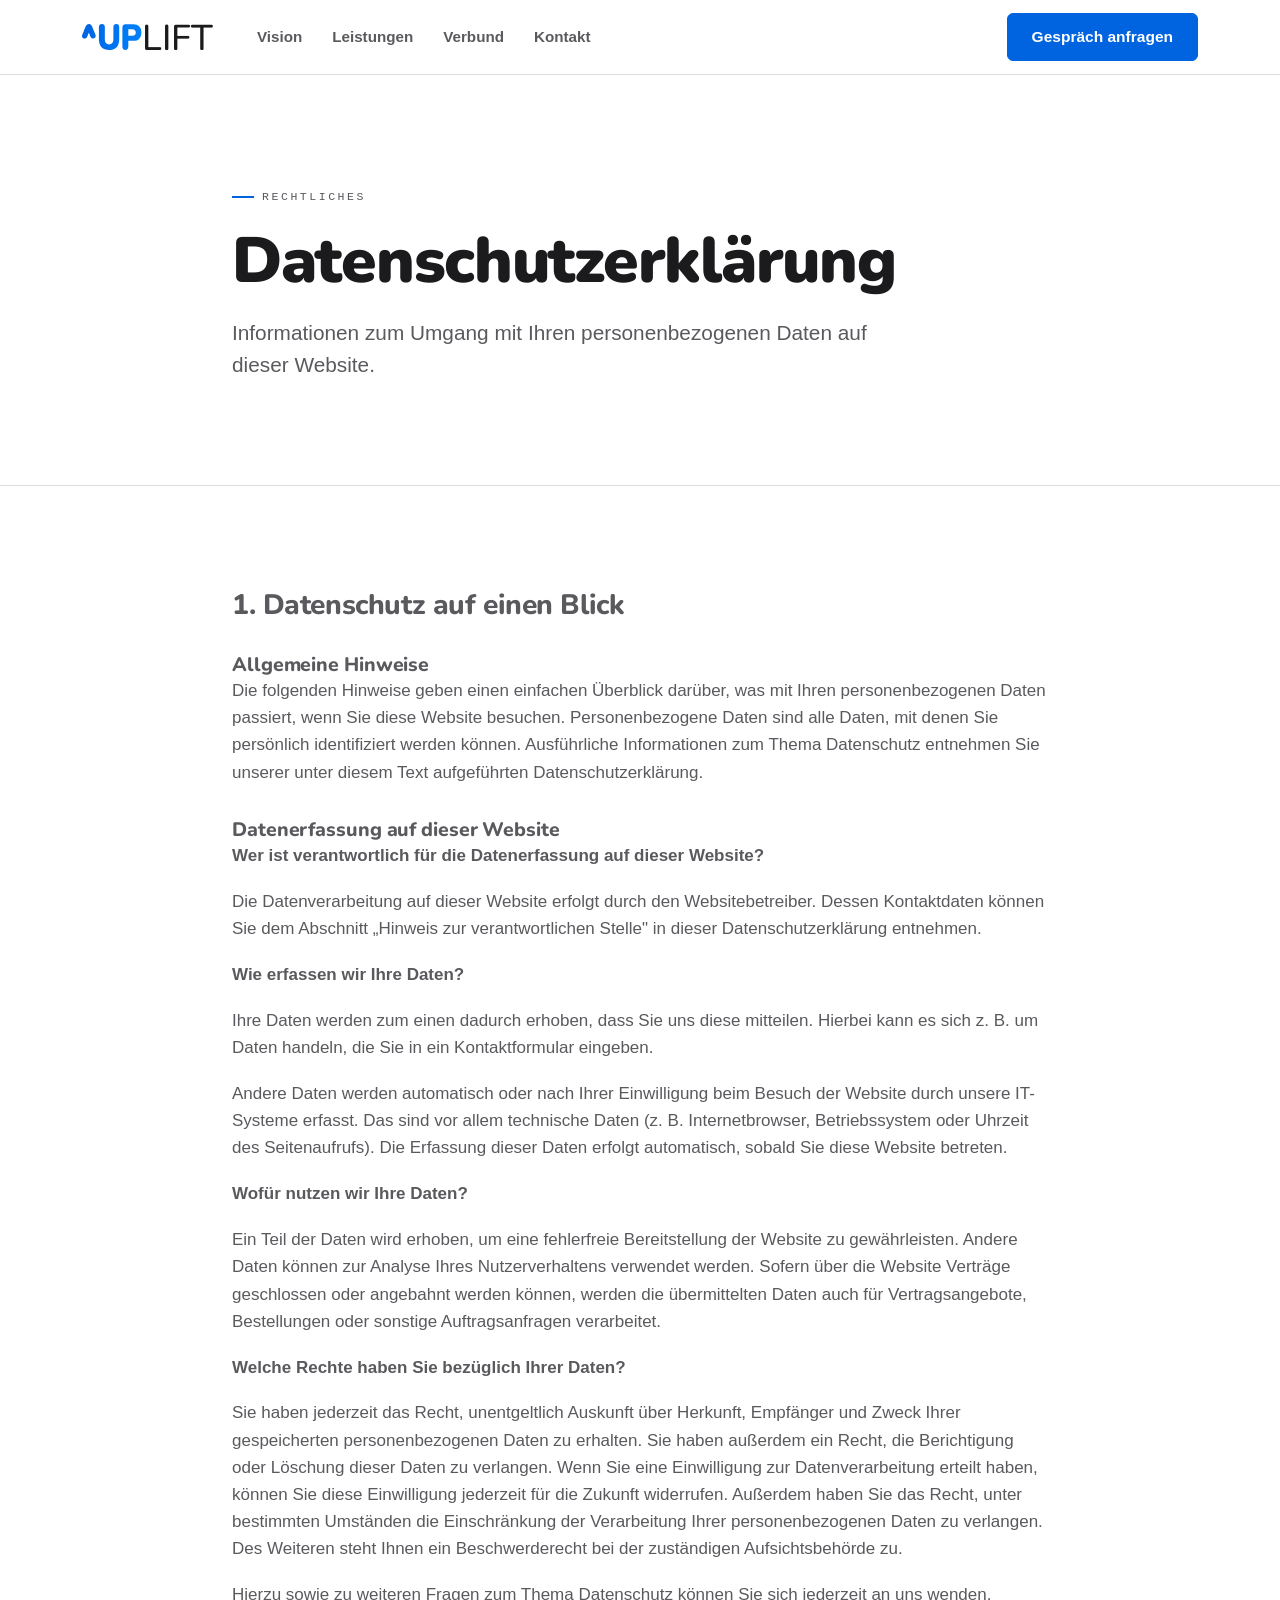
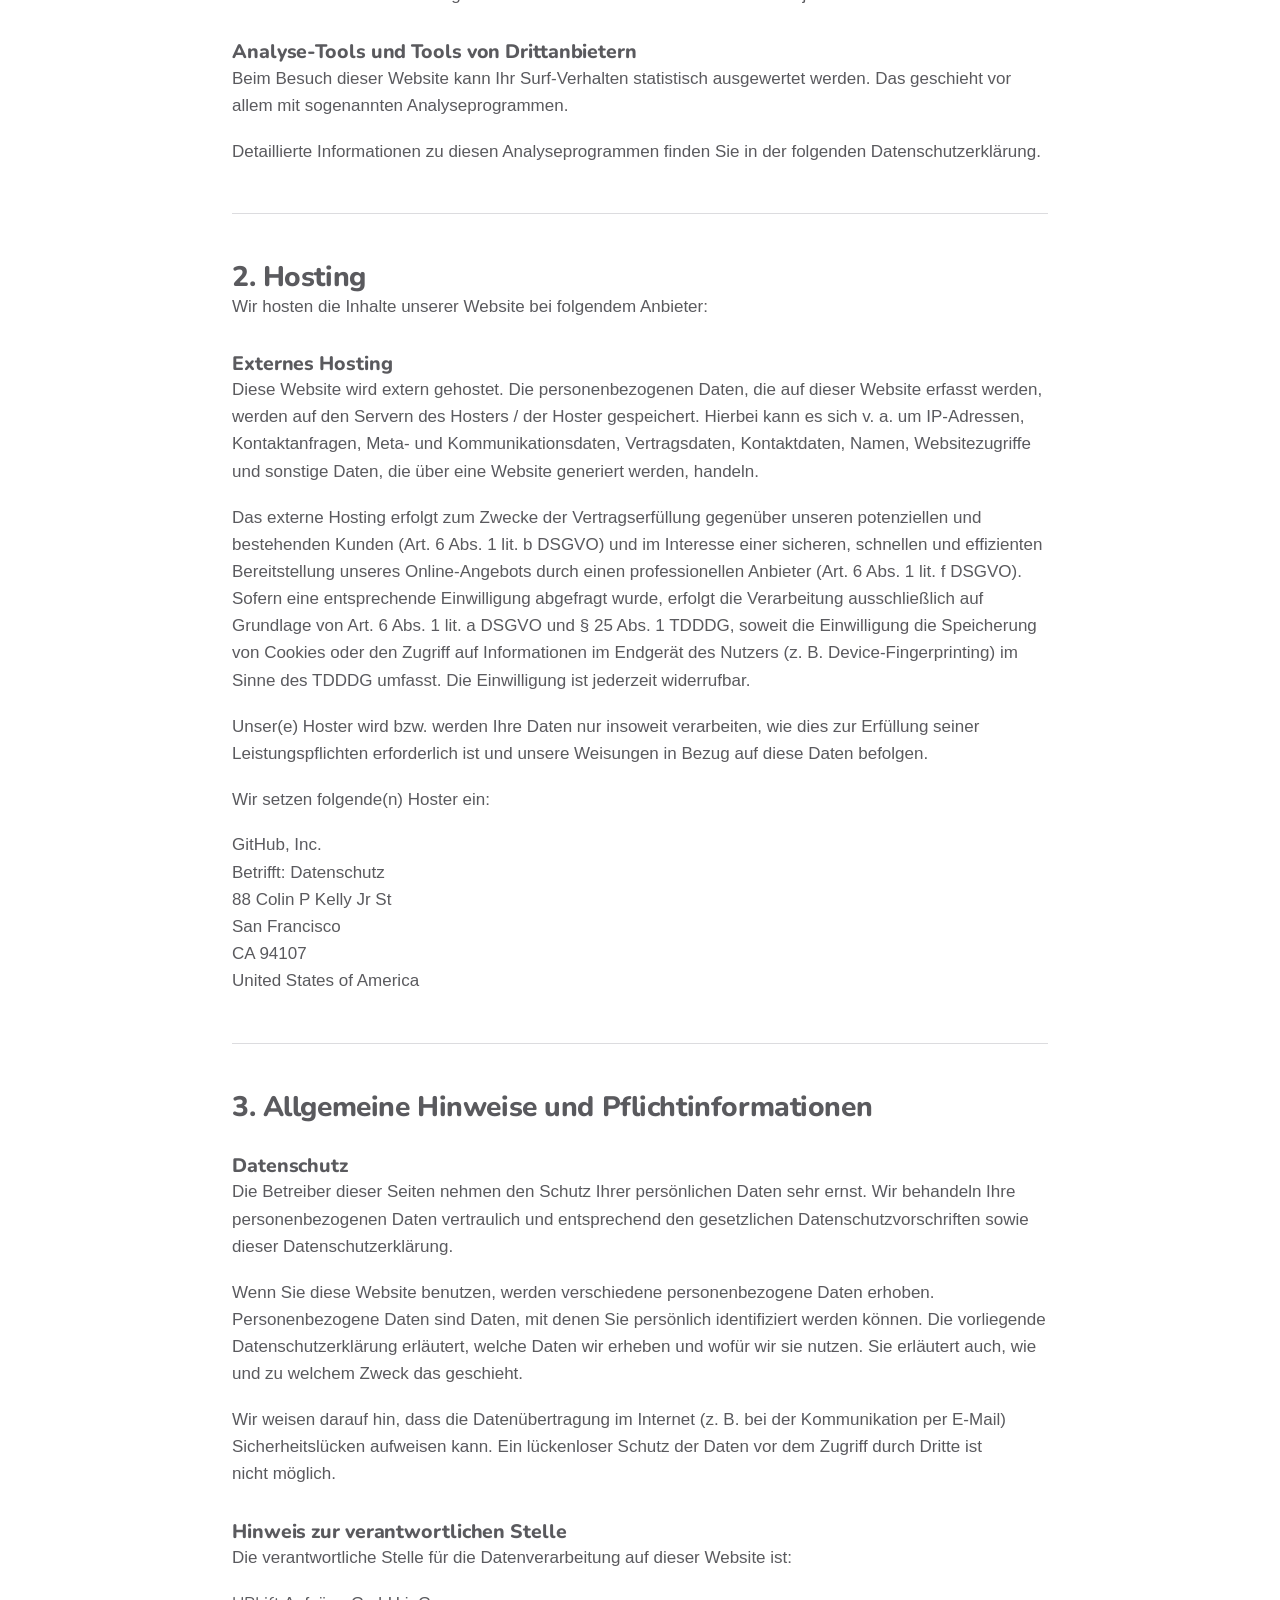
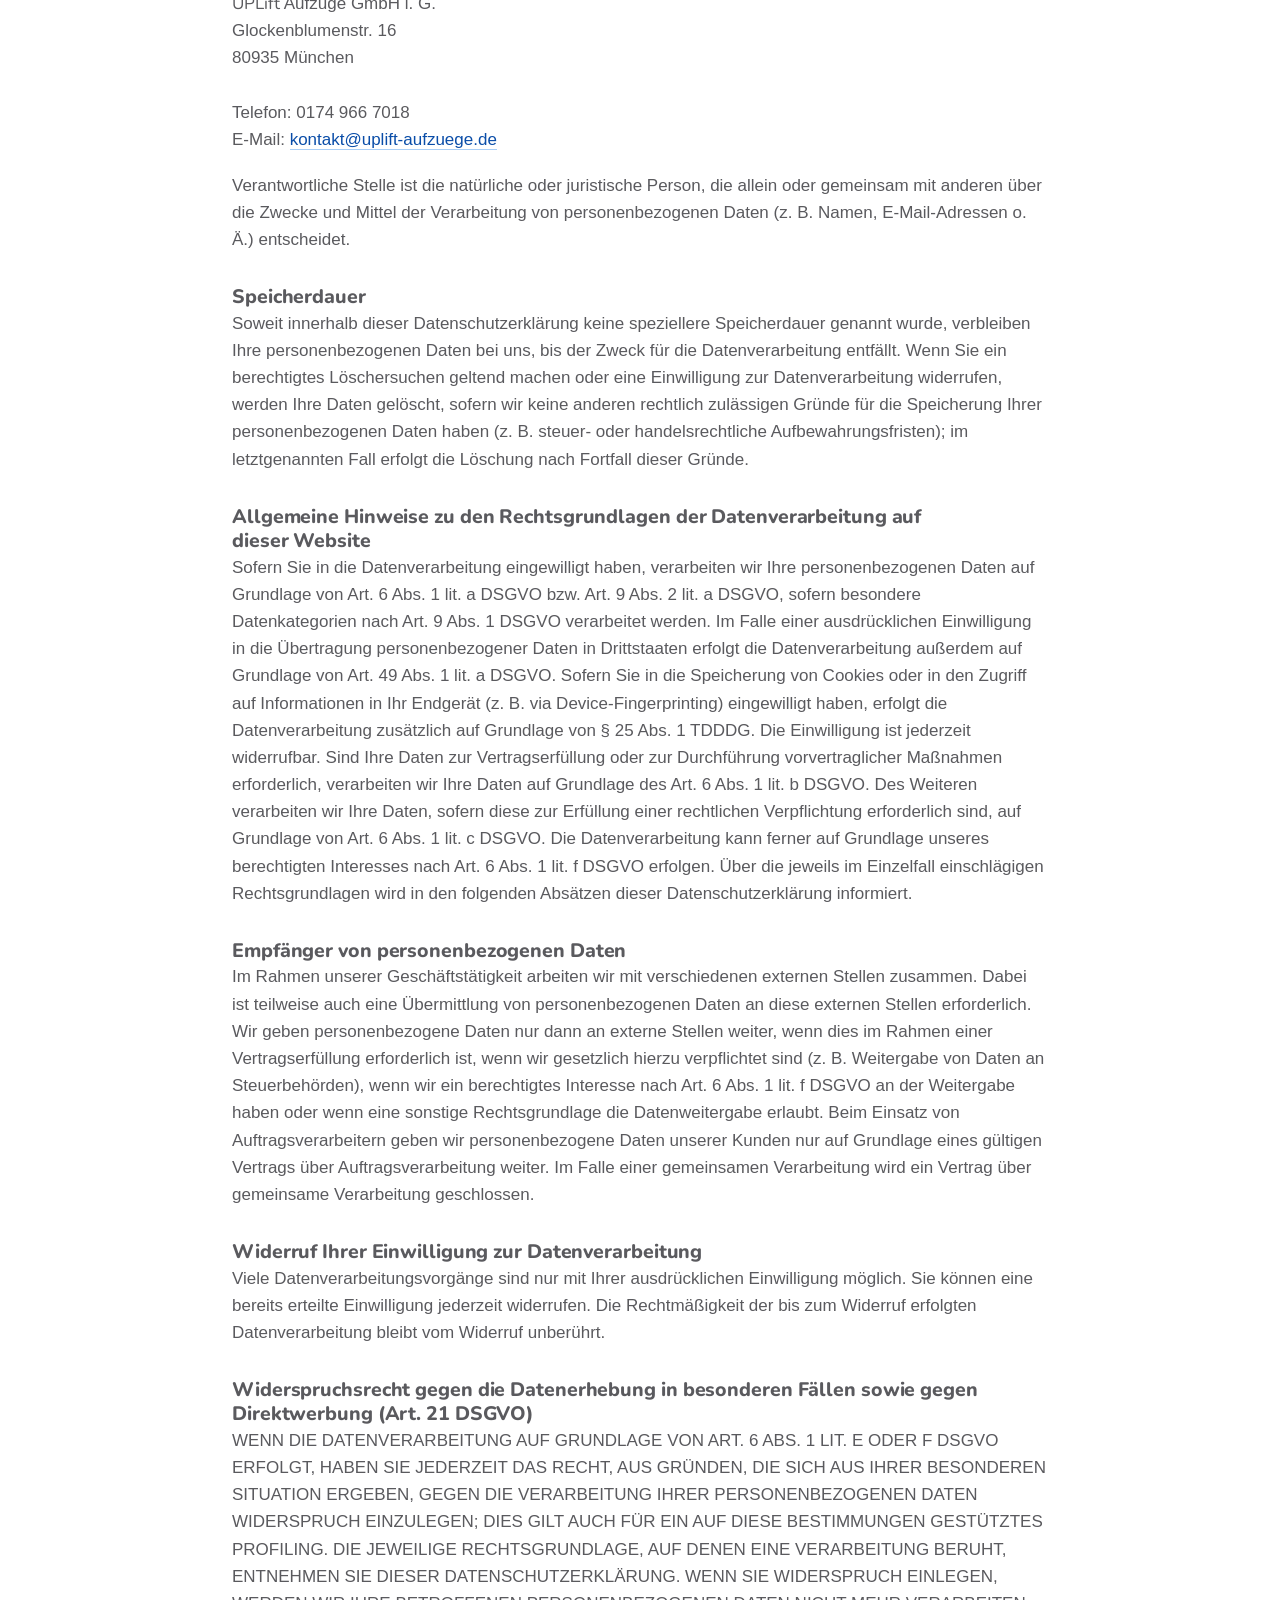
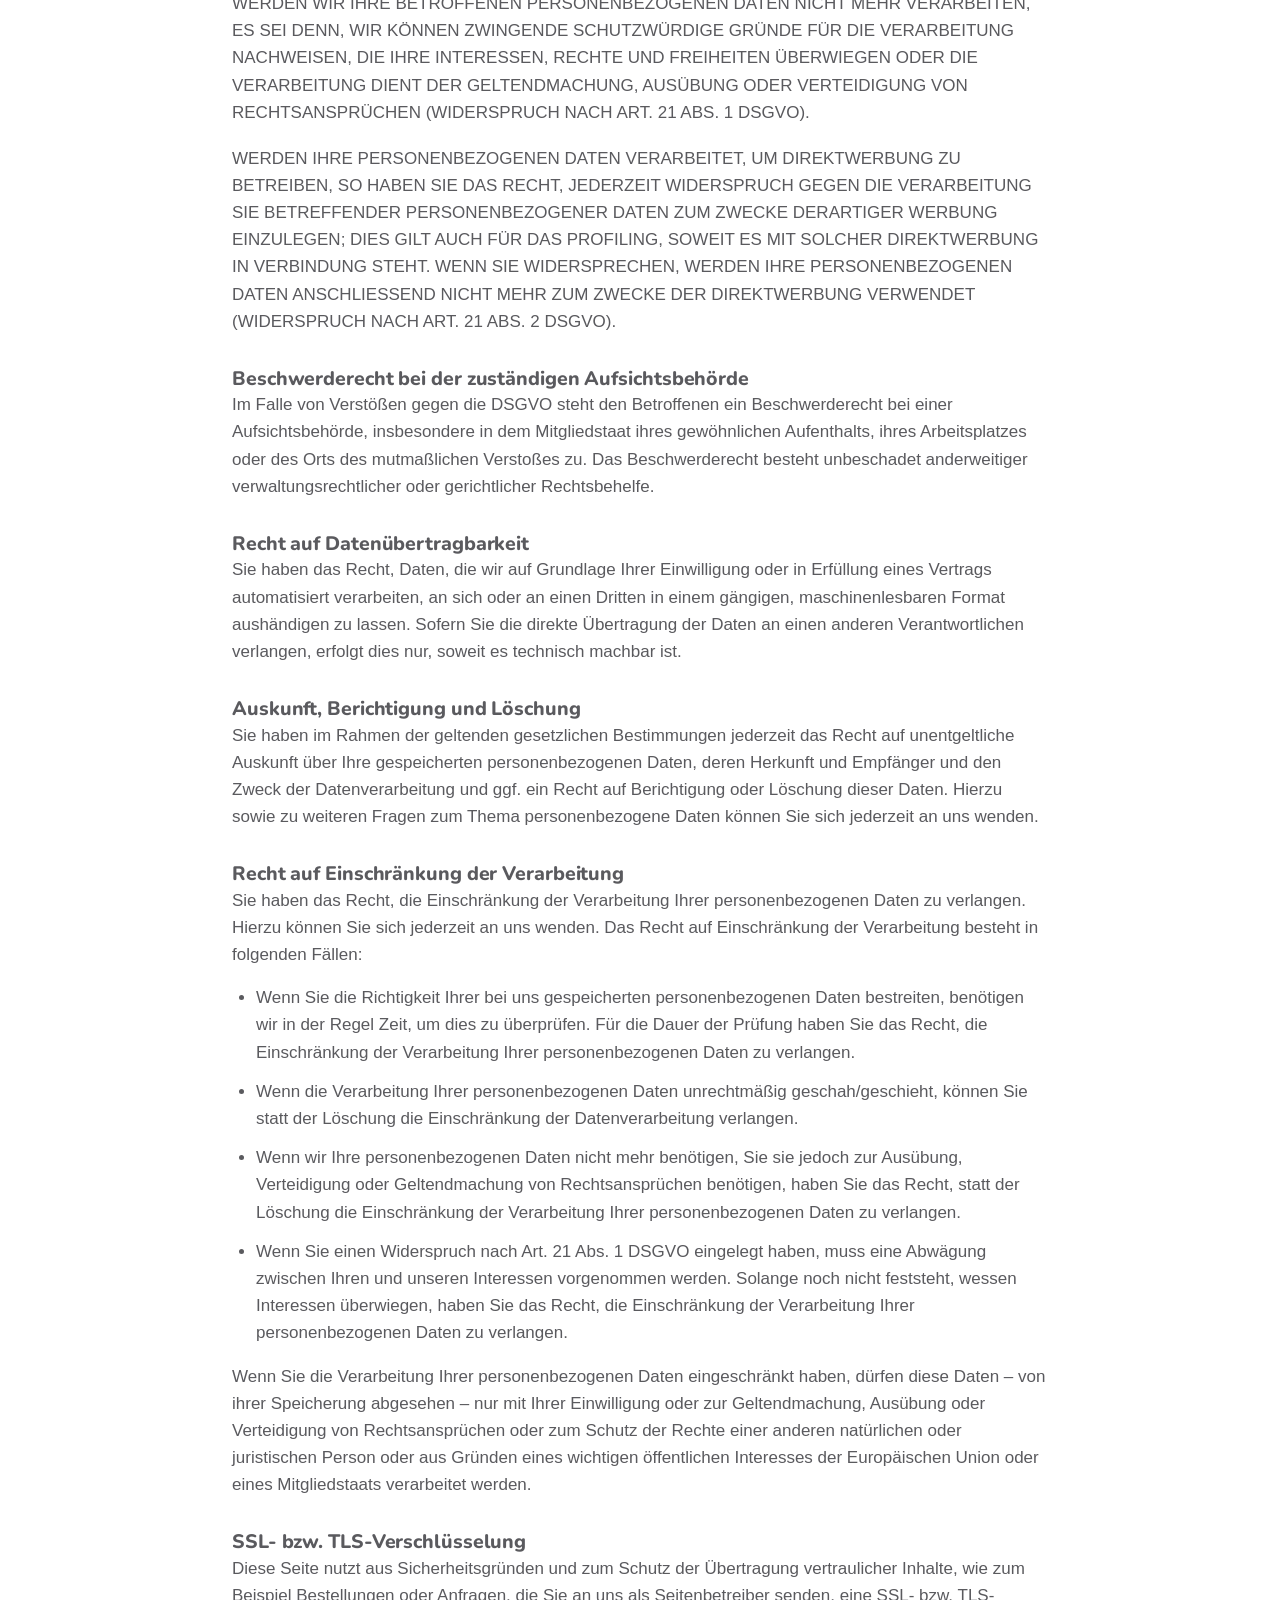
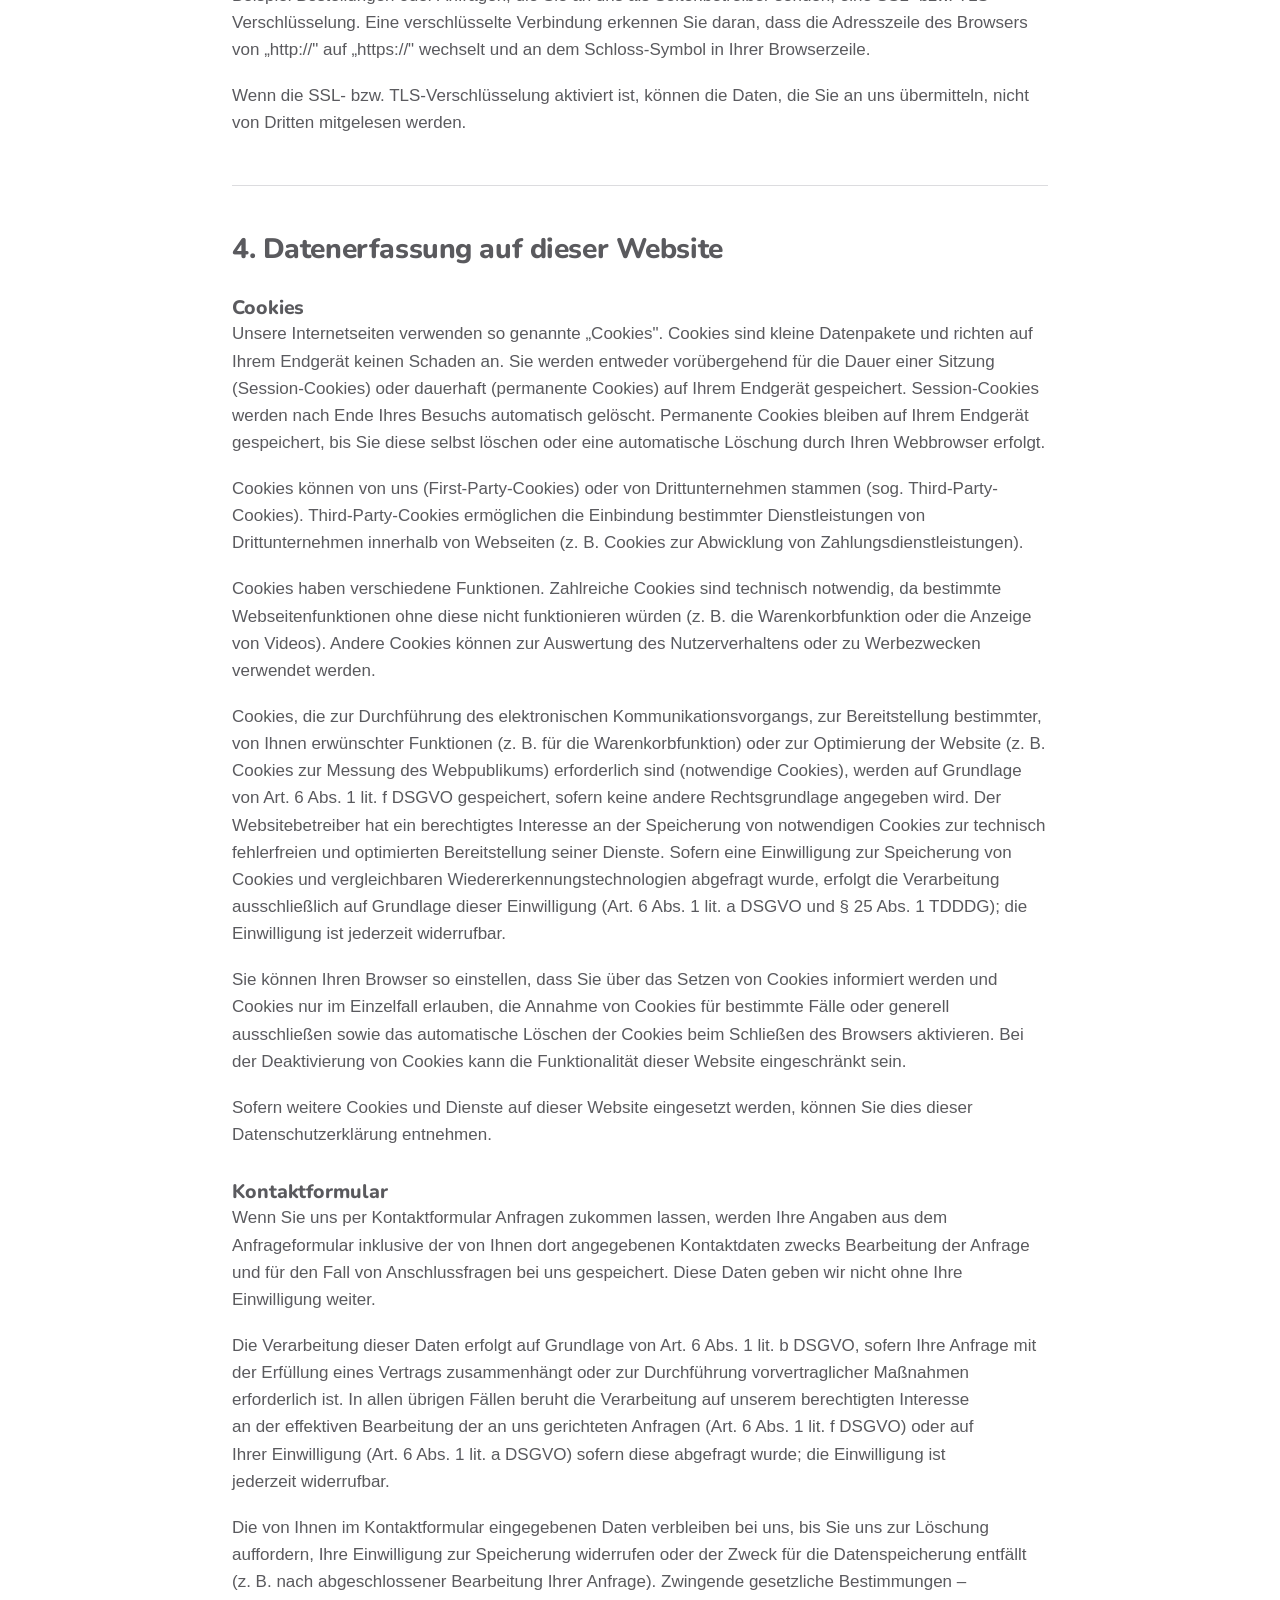
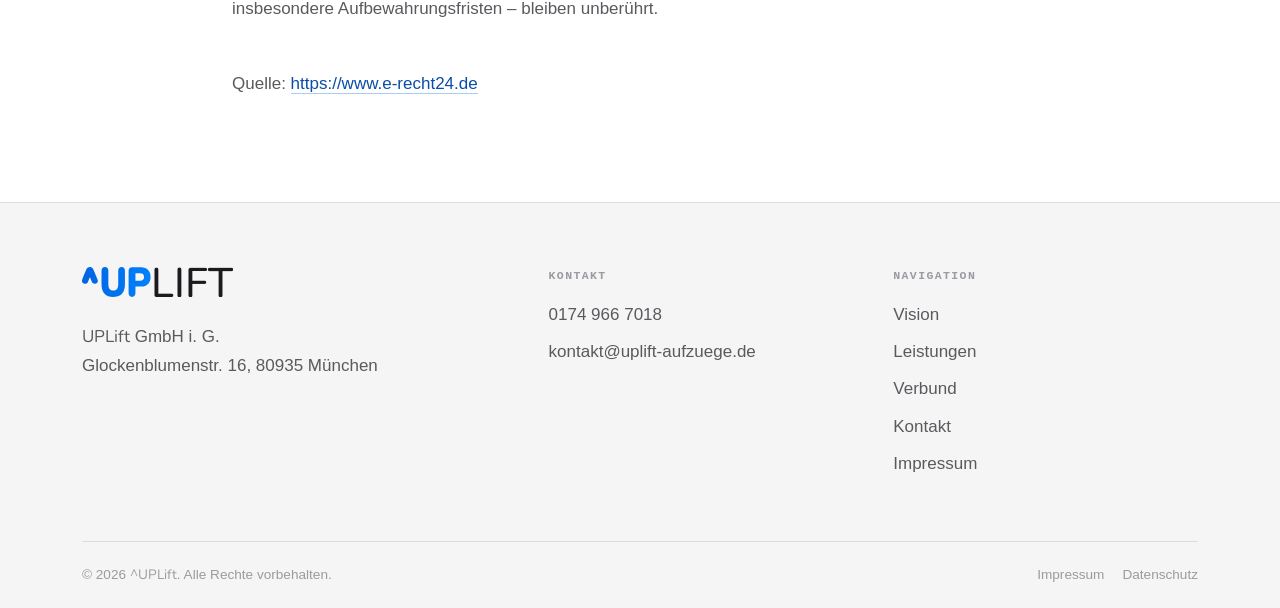
<file: datenschutz.html>
<!DOCTYPE html>
<html lang="de">
<head>
  <meta charset="UTF-8" />
  <meta name="viewport" content="width=device-width, initial-scale=1.0" />
  <title>^UPLift Aufzüge · Datenschutz</title>
  <link rel="icon" href="assets/uplift_caret.svg" />
  <link rel="preconnect" href="https://fonts.googleapis.com" />
  <link rel="preconnect" href="https://fonts.gstatic.com" crossorigin />
  <link href="https://fonts.googleapis.com/css2?family=Nunito:wght@500;800;900&display=swap" rel="stylesheet" />
  <link rel="stylesheet" href="styles.css" />
  <script defer src="https://cloud.umami.is/script.js" data-website-id="cd0d0a12-05e2-49c4-9412-12efa14e5639"></script>
</head>
<body>

  <!-- ============ NAVIGATION ============ -->
  <header class="nav">
    <div class="container nav__inner">
      <a href="index.html" class="wm wm--logo" aria-label="UPLIFT, zur Startseite"><svg class="logo" aria-hidden="true" viewBox="0 0 1903 378" version="1.1" xmlns="http://www.w3.org/2000/svg" xmlns:xlink="http://www.w3.org/1999/xlink" xml:space="preserve" xmlns:serif="http://www.serif.com/" style="fill-rule:evenodd;clip-rule:evenodd;stroke-linejoin:round;stroke-miterlimit:2;"><g><g transform="matrix(2.44366,0,0,2.44366,-399.487076,-1274.479056)"><g transform="matrix(0.9,0,0,1,25.276942,0)"><text x="252.769px" y="673.725px" style="font-family:&#39;Nunito-Black&#39;, &#39;Nunito&#39;;font-weight:900;font-size:213.137px;fill:none;">U<tspan x="406.867px " y="673.725px ">P</tspan></text></g><g transform="matrix(213.136574,0,0,213.136574,941.221873,673.724665)"></g><text x="521.13px" y="673.725px" style="font-family:&#39;Nunito-Medium&#39;, &#39;Nunito&#39;;font-weight:500;font-size:213.137px;fill:#1b1b1d;">LIF<tspan x="811.848px " y="673.725px ">T</tspan></text></g><g><path d="M394.445,377.604c-24.062,0 -45.312,-3.385 -63.75,-10.156c-18.438,-6.771 -33.984,-16.927 -46.641,-30.469c-12.656,-13.542 -22.188,-30.469 -28.594,-50.781c-6.406,-20.312 -9.609,-43.837 -9.609,-70.573l0,-167.188c0,-15.972 3.75,-28.038 11.25,-36.198c7.5,-8.16 18.125,-12.24 31.875,-12.24c14.062,0 24.766,4.08 32.109,12.24c7.344,8.16 11.016,20.226 11.016,36.198l0,168.229c0,26.736 5.313,46.875 15.938,60.417c10.625,13.542 26.094,20.312 46.406,20.312c20,0 35.313,-6.771 45.937,-20.312c10.625,-13.542 15.938,-33.681 15.938,-60.417l0,-168.229c0,-15.972 3.672,-28.038 11.016,-36.198c7.344,-8.16 17.891,-12.24 31.641,-12.24c13.75,0 24.219,4.08 31.406,12.24c7.188,8.16 10.781,20.226 10.781,36.198l0,167.188c0,35.764 -5.547,65.712 -16.641,89.844c-11.094,24.132 -27.578,42.188 -49.453,54.167c-21.875,11.979 -48.75,17.969 -80.625,17.969Zm235.781,-1.042c-13.75,0 -24.375,-4.253 -31.875,-12.76c-7.5,-8.507 -11.25,-20.399 -11.25,-35.677l0,-275c0,-15.625 3.828,-27.604 11.484,-35.938c7.656,-8.333 18.359,-12.5 32.109,-12.5l115.312,0c37.5,0 66.484,10.677 86.953,32.031c20.469,21.354 30.703,50.781 30.703,88.281c0,37.5 -10.234,66.927 -30.703,88.281c-20.469,21.354 -49.453,32.031 -86.953,32.031l-72.656,0l0,82.812c0,15.278 -3.594,27.17 -10.781,35.677c-7.187,8.507 -17.969,12.76 -32.344,12.76Zm43.125,-204.688l57.656,0c16.25,0 28.75,-3.906 37.5,-11.719c8.75,-7.812 13.125,-19.531 13.125,-35.156c0,-15.972 -4.375,-27.778 -13.125,-35.417c-8.75,-7.639 -21.25,-11.458 -37.5,-11.458l-57.656,0l0,93.75Zm-572.653,-43.371c-2.267,0.053 -2.198,0.421 -2.829,2.538c-0.016,0.055 -18.653,47.927 -24.994,60.489c-17.442,34.555 -93.134,24.766 -67.702,-38.862c48.012,-120.124 49.693,-122.788 55.829,-132.518c10.716,-16.991 54.582,-38.331 81.534,7.1c0.775,1.306 52.818,128.363 53.937,131.321c17.487,46.225 -36.156,65.077 -60.492,44.46c-5.033,-4.264 -11.046,-9.358 -35.283,-74.527Z" style="fill:url(#_Linear1);fill-rule:nonzero;"></path></g></g><defs><linearGradient id="_Linear1" x1="0" y1="0" x2="1" y2="0" gradientUnits="userSpaceOnUse" gradientTransform="matrix(863.664222,0,0,377.604167,0,188.802083)"><stop offset="0" style="stop-color:#0064e1;stop-opacity:1"></stop><stop offset="1" style="stop-color:#0081fb;stop-opacity:1"></stop></linearGradient></defs></svg></a>
      <nav class="nav__links">
        <a href="index.html#vision">Vision</a>
        <a href="index.html#leistungen">Leistungen</a>
        <a href="index.html#verbund">Verbund</a>
        <a href="gespraech.html">Kontakt</a>
      </nav>
      <div class="nav__cta">
        <a href="gespraech.html" class="btn">Gespräch anfragen</a>
      </div>
      <button class="nav__toggle" aria-label="Menü öffnen" aria-expanded="false">
        <span></span><span></span><span></span>
      </button>
    </div>
  </header>

  <main data-screen-label="Datenschutzerklärung">

    <!-- ============ HEADER ============ -->
    <section class="section" data-screen-label="Header">
      <div class="container" style="max-width: 880px;">
        <p class="eyebrow"><span class="caret-mark">^</span> Rechtliches</p>
        <h1 class="h1">Datenschutz&shy;erklärung</h1>
        <p class="lead" style="margin-top:22px; max-width: 640px;">Informationen zum Umgang mit Ihren personenbezogenen Daten auf dieser Website.</p>
      </div>
    </section>

    <hr class="divider" />

    <!-- ============ INHALT ============ -->
    <section class="section" data-screen-label="Datenschutz Inhalt">
      <div class="container" style="max-width: 880px;">
        <div class="prose">

          <!-- 1 -->
          <h2 class="h2" style="font-size: clamp(1.4rem, 2.2vw, 1.9rem);">1. Datenschutz auf einen Blick</h2>

          <h3 class="h3" style="margin-top: 32px;">Allgemeine Hinweise</h3>
          <p>Die folgenden Hinweise geben einen einfachen Überblick darüber, was mit Ihren personenbezogenen Daten passiert, wenn Sie diese Website besuchen. Personenbezogene Daten sind alle Daten, mit denen Sie persönlich identifiziert werden können. Ausführliche Informationen zum Thema Datenschutz entnehmen Sie unserer unter diesem Text aufgeführten Datenschutzerklärung.</p>

          <h3 class="h3" style="margin-top: 32px;">Datenerfassung auf dieser Website</h3>

          <p><strong>Wer ist verantwortlich für die Datenerfassung auf dieser Website?</strong></p>
          <p>Die Datenverarbeitung auf dieser Website erfolgt durch den Websitebetreiber. Dessen Kontaktdaten können Sie dem Abschnitt „Hinweis zur verantwortlichen Stelle" in dieser Datenschutzerklärung entnehmen.</p>

          <p><strong>Wie erfassen wir Ihre Daten?</strong></p>
          <p>Ihre Daten werden zum einen dadurch erhoben, dass Sie uns diese mitteilen. Hierbei kann es sich z. B. um Daten handeln, die Sie in ein Kontaktformular eingeben.</p>
          <p>Andere Daten werden automatisch oder nach Ihrer Einwilligung beim Besuch der Website durch unsere IT-Systeme erfasst. Das sind vor allem technische Daten (z. B. Internetbrowser, Betriebssystem oder Uhrzeit des Seitenaufrufs). Die Erfassung dieser Daten erfolgt automatisch, sobald Sie diese Website betreten.</p>

          <p><strong>Wofür nutzen wir Ihre Daten?</strong></p>
          <p>Ein Teil der Daten wird erhoben, um eine fehlerfreie Bereitstellung der Website zu gewährleisten. Andere Daten können zur Analyse Ihres Nutzerverhaltens verwendet werden. Sofern über die Website Verträge geschlossen oder angebahnt werden können, werden die übermittelten Daten auch für Vertragsangebote, Bestellungen oder sonstige Auftragsanfragen verarbeitet.</p>

          <p><strong>Welche Rechte haben Sie bezüglich Ihrer Daten?</strong></p>
          <p>Sie haben jederzeit das Recht, unentgeltlich Auskunft über Herkunft, Empfänger und Zweck Ihrer gespeicherten personenbezogenen Daten zu erhalten. Sie haben außerdem ein Recht, die Berichtigung oder Löschung dieser Daten zu verlangen. Wenn Sie eine Einwilligung zur Datenverarbeitung erteilt haben, können Sie diese Einwilligung jederzeit für die Zukunft widerrufen. Außerdem haben Sie das Recht, unter bestimmten Umständen die Einschränkung der Verarbeitung Ihrer personenbezogenen Daten zu verlangen. Des Weiteren steht Ihnen ein Beschwerderecht bei der zuständigen Aufsichtsbehörde zu.</p>
          <p>Hierzu sowie zu weiteren Fragen zum Thema Datenschutz können Sie sich jederzeit an uns wenden.</p>

          <h3 class="h3" style="margin-top: 32px;">Analyse-Tools und Tools von Drittanbietern</h3>
          <p>Beim Besuch dieser Website kann Ihr Surf-Verhalten statistisch ausgewertet werden. Das geschieht vor allem mit sogenannten Analyseprogrammen.</p>
          <p>Detaillierte Informationen zu diesen Analyseprogrammen finden Sie in der folgenden Datenschutzerklärung.</p>

          <hr class="divider" style="margin: 48px 0;" />

          <!-- 2 -->
          <h2 class="h2" style="font-size: clamp(1.4rem, 2.2vw, 1.9rem);">2. Hosting</h2>
          <p>Wir hosten die Inhalte unserer Website bei folgendem Anbieter:</p>

          <h3 class="h3" style="margin-top: 32px;">Externes Hosting</h3>
          <p>Diese Website wird extern gehostet. Die personenbezogenen Daten, die auf dieser Website erfasst werden, werden auf den Servern des Hosters / der Hoster gespeichert. Hierbei kann es sich v. a. um IP-Adressen, Kontaktanfragen, Meta- und Kommunikationsdaten, Vertragsdaten, Kontaktdaten, Namen, Websitezugriffe und sonstige Daten, die über eine Website generiert werden, handeln.</p>
          <p>Das externe Hosting erfolgt zum Zwecke der Vertragserfüllung gegenüber unseren potenziellen und bestehenden Kunden (Art. 6 Abs. 1 lit. b DSGVO) und im Interesse einer sicheren, schnellen und effizienten Bereitstellung unseres Online-Angebots durch einen professionellen Anbieter (Art. 6 Abs. 1 lit. f DSGVO). Sofern eine entsprechende Einwilligung abgefragt wurde, erfolgt die Verarbeitung ausschließlich auf Grundlage von Art. 6 Abs. 1 lit. a DSGVO und § 25 Abs. 1 TDDDG, soweit die Einwilligung die Speicherung von Cookies oder den Zugriff auf Informationen im Endgerät des Nutzers (z. B. Device-Fingerprinting) im Sinne des TDDDG umfasst. Die Einwilligung ist jederzeit widerrufbar.</p>
          <p>Unser(e) Hoster wird bzw. werden Ihre Daten nur insoweit verarbeiten, wie dies zur Erfüllung seiner Leistungspflichten erforderlich ist und unsere Weisungen in Bezug auf diese Daten befolgen.</p>
          <p>Wir setzen folgende(n) Hoster ein:</p>
          <p>
            GitHub, Inc.<br />
            Betrifft: Datenschutz<br />
            88 Colin P Kelly Jr St<br />
            San Francisco<br />
            CA 94107<br />
            United States of America
          </p>

          <hr class="divider" style="margin: 48px 0;" />

          <!-- 3 -->
          <h2 class="h2" style="font-size: clamp(1.4rem, 2.2vw, 1.9rem);">3. Allgemeine Hinweise und Pflichtinformationen</h2>

          <h3 class="h3" style="margin-top: 32px;">Datenschutz</h3>
          <p>Die Betreiber dieser Seiten nehmen den Schutz Ihrer persönlichen Daten sehr ernst. Wir behandeln Ihre personenbezogenen Daten vertraulich und entsprechend den gesetzlichen Datenschutzvorschriften sowie dieser Datenschutzerklärung.</p>
          <p>Wenn Sie diese Website benutzen, werden verschiedene personenbezogene Daten erhoben. Personenbezogene Daten sind Daten, mit denen Sie persönlich identifiziert werden können. Die vorliegende Datenschutzerklärung erläutert, welche Daten wir erheben und wofür wir sie nutzen. Sie erläutert auch, wie und zu welchem Zweck das geschieht.</p>
          <p>Wir weisen darauf hin, dass die Datenübertragung im Internet (z. B. bei der Kommunikation per E-Mail) Sicherheitslücken aufweisen kann. Ein lückenloser Schutz der Daten vor dem Zugriff durch Dritte ist nicht möglich.</p>

          <h3 class="h3" style="margin-top: 32px;">Hinweis zur verantwortlichen Stelle</h3>
          <p>Die verantwortliche Stelle für die Datenverarbeitung auf dieser Website ist:</p>
          <p>
            <span class="brand"><span class="brand-up">UP</span>Lift</span> Aufzüge GmbH i. G.<br />
            Glockenblumenstr. 16<br />
            80935 München<br />
            <br />
            Telefon: 0174 966 7018<br />
            E-Mail: <a href="mailto:kontakt@uplift-aufzuege.de">kontakt@uplift-aufzuege.de</a>
          </p>
          <p>Verantwortliche Stelle ist die natürliche oder juristische Person, die allein oder gemeinsam mit anderen über die Zwecke und Mittel der Verarbeitung von personenbezogenen Daten (z. B. Namen, E-Mail-Adressen o. Ä.) entscheidet.</p>

          <h3 class="h3" style="margin-top: 32px;">Speicherdauer</h3>
          <p>Soweit innerhalb dieser Datenschutzerklärung keine speziellere Speicherdauer genannt wurde, verbleiben Ihre personenbezogenen Daten bei uns, bis der Zweck für die Datenverarbeitung entfällt. Wenn Sie ein berechtigtes Löschersuchen geltend machen oder eine Einwilligung zur Datenverarbeitung widerrufen, werden Ihre Daten gelöscht, sofern wir keine anderen rechtlich zulässigen Gründe für die Speicherung Ihrer personenbezogenen Daten haben (z. B. steuer- oder handelsrechtliche Aufbewahrungsfristen); im letztgenannten Fall erfolgt die Löschung nach Fortfall dieser Gründe.</p>

          <h3 class="h3" style="margin-top: 32px;">Allgemeine Hinweise zu den Rechtsgrundlagen der Datenverarbeitung auf dieser Website</h3>
          <p>Sofern Sie in die Datenverarbeitung eingewilligt haben, verarbeiten wir Ihre personenbezogenen Daten auf Grundlage von Art. 6 Abs. 1 lit. a DSGVO bzw. Art. 9 Abs. 2 lit. a DSGVO, sofern besondere Datenkategorien nach Art. 9 Abs. 1 DSGVO verarbeitet werden. Im Falle einer ausdrücklichen Einwilligung in die Übertragung personenbezogener Daten in Drittstaaten erfolgt die Datenverarbeitung außerdem auf Grundlage von Art. 49 Abs. 1 lit. a DSGVO. Sofern Sie in die Speicherung von Cookies oder in den Zugriff auf Informationen in Ihr Endgerät (z. B. via Device-Fingerprinting) eingewilligt haben, erfolgt die Datenverarbeitung zusätzlich auf Grundlage von § 25 Abs. 1 TDDDG. Die Einwilligung ist jederzeit widerrufbar. Sind Ihre Daten zur Vertragserfüllung oder zur Durchführung vorvertraglicher Maßnahmen erforderlich, verarbeiten wir Ihre Daten auf Grundlage des Art. 6 Abs. 1 lit. b DSGVO. Des Weiteren verarbeiten wir Ihre Daten, sofern diese zur Erfüllung einer rechtlichen Verpflichtung erforderlich sind, auf Grundlage von Art. 6 Abs. 1 lit. c DSGVO. Die Datenverarbeitung kann ferner auf Grundlage unseres berechtigten Interesses nach Art. 6 Abs. 1 lit. f DSGVO erfolgen. Über die jeweils im Einzelfall einschlägigen Rechtsgrundlagen wird in den folgenden Absätzen dieser Datenschutzerklärung informiert.</p>

          <h3 class="h3" style="margin-top: 32px;">Empfänger von personenbezogenen Daten</h3>
          <p>Im Rahmen unserer Geschäftstätigkeit arbeiten wir mit verschiedenen externen Stellen zusammen. Dabei ist teilweise auch eine Übermittlung von personenbezogenen Daten an diese externen Stellen erforderlich. Wir geben personenbezogene Daten nur dann an externe Stellen weiter, wenn dies im Rahmen einer Vertragserfüllung erforderlich ist, wenn wir gesetzlich hierzu verpflichtet sind (z. B. Weitergabe von Daten an Steuerbehörden), wenn wir ein berechtigtes Interesse nach Art. 6 Abs. 1 lit. f DSGVO an der Weitergabe haben oder wenn eine sonstige Rechtsgrundlage die Datenweitergabe erlaubt. Beim Einsatz von Auftragsverarbeitern geben wir personenbezogene Daten unserer Kunden nur auf Grundlage eines gültigen Vertrags über Auftragsverarbeitung weiter. Im Falle einer gemeinsamen Verarbeitung wird ein Vertrag über gemeinsame Verarbeitung geschlossen.</p>

          <h3 class="h3" style="margin-top: 32px;">Widerruf Ihrer Einwilligung zur Datenverarbeitung</h3>
          <p>Viele Datenverarbeitungsvorgänge sind nur mit Ihrer ausdrücklichen Einwilligung möglich. Sie können eine bereits erteilte Einwilligung jederzeit widerrufen. Die Rechtmäßigkeit der bis zum Widerruf erfolgten Datenverarbeitung bleibt vom Widerruf unberührt.</p>

          <h3 class="h3" style="margin-top: 32px;">Widerspruchsrecht gegen die Datenerhebung in besonderen Fällen sowie gegen Direktwerbung (Art. 21 DSGVO)</h3>
          <p>WENN DIE DATENVERARBEITUNG AUF GRUNDLAGE VON ART. 6 ABS. 1 LIT. E ODER F DSGVO ERFOLGT, HABEN SIE JEDERZEIT DAS RECHT, AUS GRÜNDEN, DIE SICH AUS IHRER BESONDEREN SITUATION ERGEBEN, GEGEN DIE VERARBEITUNG IHRER PERSONENBEZOGENEN DATEN WIDERSPRUCH EINZULEGEN; DIES GILT AUCH FÜR EIN AUF DIESE BESTIMMUNGEN GESTÜTZTES PROFILING. DIE JEWEILIGE RECHTSGRUNDLAGE, AUF DENEN EINE VERARBEITUNG BERUHT, ENTNEHMEN SIE DIESER DATENSCHUTZERKLÄRUNG. WENN SIE WIDERSPRUCH EINLEGEN, WERDEN WIR IHRE BETROFFENEN PERSONENBEZOGENEN DATEN NICHT MEHR VERARBEITEN, ES SEI DENN, WIR KÖNNEN ZWINGENDE SCHUTZWÜRDIGE GRÜNDE FÜR DIE VERARBEITUNG NACHWEISEN, DIE IHRE INTERESSEN, RECHTE UND FREIHEITEN ÜBERWIEGEN ODER DIE VERARBEITUNG DIENT DER GELTENDMACHUNG, AUSÜBUNG ODER VERTEIDIGUNG VON RECHTSANSPRÜCHEN (WIDERSPRUCH NACH ART. 21 ABS. 1 DSGVO).</p>
          <p>WERDEN IHRE PERSONENBEZOGENEN DATEN VERARBEITET, UM DIREKTWERBUNG ZU BETREIBEN, SO HABEN SIE DAS RECHT, JEDERZEIT WIDERSPRUCH GEGEN DIE VERARBEITUNG SIE BETREFFENDER PERSONENBEZOGENER DATEN ZUM ZWECKE DERARTIGER WERBUNG EINZULEGEN; DIES GILT AUCH FÜR DAS PROFILING, SOWEIT ES MIT SOLCHER DIREKTWERBUNG IN VERBINDUNG STEHT. WENN SIE WIDERSPRECHEN, WERDEN IHRE PERSONENBEZOGENEN DATEN ANSCHLIESSEND NICHT MEHR ZUM ZWECKE DER DIREKTWERBUNG VERWENDET (WIDERSPRUCH NACH ART. 21 ABS. 2 DSGVO).</p>

          <h3 class="h3" style="margin-top: 32px;">Beschwerderecht bei der zuständigen Aufsichtsbehörde</h3>
          <p>Im Falle von Verstößen gegen die DSGVO steht den Betroffenen ein Beschwerderecht bei einer Aufsichtsbehörde, insbesondere in dem Mitgliedstaat ihres gewöhnlichen Aufenthalts, ihres Arbeitsplatzes oder des Orts des mutmaßlichen Verstoßes zu. Das Beschwerderecht besteht unbeschadet anderweitiger verwaltungsrechtlicher oder gerichtlicher Rechtsbehelfe.</p>

          <h3 class="h3" style="margin-top: 32px;">Recht auf Datenübertragbarkeit</h3>
          <p>Sie haben das Recht, Daten, die wir auf Grundlage Ihrer Einwilligung oder in Erfüllung eines Vertrags automatisiert verarbeiten, an sich oder an einen Dritten in einem gängigen, maschinenlesbaren Format aushändigen zu lassen. Sofern Sie die direkte Übertragung der Daten an einen anderen Verantwortlichen verlangen, erfolgt dies nur, soweit es technisch machbar ist.</p>

          <h3 class="h3" style="margin-top: 32px;">Auskunft, Berichtigung und Löschung</h3>
          <p>Sie haben im Rahmen der geltenden gesetzlichen Bestimmungen jederzeit das Recht auf unentgeltliche Auskunft über Ihre gespeicherten personenbezogenen Daten, deren Herkunft und Empfänger und den Zweck der Datenverarbeitung und ggf. ein Recht auf Berichtigung oder Löschung dieser Daten. Hierzu sowie zu weiteren Fragen zum Thema personenbezogene Daten können Sie sich jederzeit an uns wenden.</p>

          <h3 class="h3" style="margin-top: 32px;">Recht auf Einschränkung der Verarbeitung</h3>
          <p>Sie haben das Recht, die Einschränkung der Verarbeitung Ihrer personenbezogenen Daten zu verlangen. Hierzu können Sie sich jederzeit an uns wenden. Das Recht auf Einschränkung der Verarbeitung besteht in folgenden Fällen:</p>
          <ul style="margin: 16px 0; padding-left: 24px; display: flex; flex-direction: column; gap: 12px;">
            <li>Wenn Sie die Richtigkeit Ihrer bei uns gespeicherten personenbezogenen Daten bestreiten, benötigen wir in der Regel Zeit, um dies zu überprüfen. Für die Dauer der Prüfung haben Sie das Recht, die Einschränkung der Verarbeitung Ihrer personenbezogenen Daten zu verlangen.</li>
            <li>Wenn die Verarbeitung Ihrer personenbezogenen Daten unrechtmäßig geschah/geschieht, können Sie statt der Löschung die Einschränkung der Datenverarbeitung verlangen.</li>
            <li>Wenn wir Ihre personenbezogenen Daten nicht mehr benötigen, Sie sie jedoch zur Ausübung, Verteidigung oder Geltendmachung von Rechtsansprüchen benötigen, haben Sie das Recht, statt der Löschung die Einschränkung der Verarbeitung Ihrer personenbezogenen Daten zu verlangen.</li>
            <li>Wenn Sie einen Widerspruch nach Art. 21 Abs. 1 DSGVO eingelegt haben, muss eine Abwägung zwischen Ihren und unseren Interessen vorgenommen werden. Solange noch nicht feststeht, wessen Interessen überwiegen, haben Sie das Recht, die Einschränkung der Verarbeitung Ihrer personenbezogenen Daten zu verlangen.</li>
          </ul>
          <p>Wenn Sie die Verarbeitung Ihrer personenbezogenen Daten eingeschränkt haben, dürfen diese Daten – von ihrer Speicherung abgesehen – nur mit Ihrer Einwilligung oder zur Geltendmachung, Ausübung oder Verteidigung von Rechtsansprüchen oder zum Schutz der Rechte einer anderen natürlichen oder juristischen Person oder aus Gründen eines wichtigen öffentlichen Interesses der Europäischen Union oder eines Mitgliedstaats verarbeitet werden.</p>

          <h3 class="h3" style="margin-top: 32px;">SSL- bzw. TLS-Verschlüsselung</h3>
          <p>Diese Seite nutzt aus Sicherheitsgründen und zum Schutz der Übertragung vertraulicher Inhalte, wie zum Beispiel Bestellungen oder Anfragen, die Sie an uns als Seitenbetreiber senden, eine SSL- bzw. TLS-Verschlüsselung. Eine verschlüsselte Verbindung erkennen Sie daran, dass die Adresszeile des Browsers von „http://" auf „https://" wechselt und an dem Schloss-Symbol in Ihrer Browserzeile.</p>
          <p>Wenn die SSL- bzw. TLS-Verschlüsselung aktiviert ist, können die Daten, die Sie an uns übermitteln, nicht von Dritten mitgelesen werden.</p>

          <hr class="divider" style="margin: 48px 0;" />

          <!-- 4 -->
          <h2 class="h2" style="font-size: clamp(1.4rem, 2.2vw, 1.9rem);">4. Datenerfassung auf dieser Website</h2>

          <h3 class="h3" style="margin-top: 32px;">Cookies</h3>
          <p>Unsere Internetseiten verwenden so genannte „Cookies". Cookies sind kleine Datenpakete und richten auf Ihrem Endgerät keinen Schaden an. Sie werden entweder vorübergehend für die Dauer einer Sitzung (Session-Cookies) oder dauerhaft (permanente Cookies) auf Ihrem Endgerät gespeichert. Session-Cookies werden nach Ende Ihres Besuchs automatisch gelöscht. Permanente Cookies bleiben auf Ihrem Endgerät gespeichert, bis Sie diese selbst löschen oder eine automatische Löschung durch Ihren Webbrowser erfolgt.</p>
          <p>Cookies können von uns (First-Party-Cookies) oder von Drittunternehmen stammen (sog. Third-Party-Cookies). Third-Party-Cookies ermöglichen die Einbindung bestimmter Dienstleistungen von Drittunternehmen innerhalb von Webseiten (z. B. Cookies zur Abwicklung von Zahlungsdienstleistungen).</p>
          <p>Cookies haben verschiedene Funktionen. Zahlreiche Cookies sind technisch notwendig, da bestimmte Webseitenfunktionen ohne diese nicht funktionieren würden (z. B. die Warenkorbfunktion oder die Anzeige von Videos). Andere Cookies können zur Auswertung des Nutzerverhaltens oder zu Werbezwecken verwendet werden.</p>
          <p>Cookies, die zur Durchführung des elektronischen Kommunikationsvorgangs, zur Bereitstellung bestimmter, von Ihnen erwünschter Funktionen (z. B. für die Warenkorbfunktion) oder zur Optimierung der Website (z. B. Cookies zur Messung des Webpublikums) erforderlich sind (notwendige Cookies), werden auf Grundlage von Art. 6 Abs. 1 lit. f DSGVO gespeichert, sofern keine andere Rechtsgrundlage angegeben wird. Der Websitebetreiber hat ein berechtigtes Interesse an der Speicherung von notwendigen Cookies zur technisch fehlerfreien und optimierten Bereitstellung seiner Dienste. Sofern eine Einwilligung zur Speicherung von Cookies und vergleichbaren Wiedererkennungstechnologien abgefragt wurde, erfolgt die Verarbeitung ausschließlich auf Grundlage dieser Einwilligung (Art. 6 Abs. 1 lit. a DSGVO und § 25 Abs. 1 TDDDG); die Einwilligung ist jederzeit widerrufbar.</p>
          <p>Sie können Ihren Browser so einstellen, dass Sie über das Setzen von Cookies informiert werden und Cookies nur im Einzelfall erlauben, die Annahme von Cookies für bestimmte Fälle oder generell ausschließen sowie das automatische Löschen der Cookies beim Schließen des Browsers aktivieren. Bei der Deaktivierung von Cookies kann die Funktionalität dieser Website eingeschränkt sein.</p>
          <p>Sofern weitere Cookies und Dienste auf dieser Website eingesetzt werden, können Sie dies dieser Datenschutzerklärung entnehmen.</p>

          <h3 class="h3" style="margin-top: 32px;">Kontaktformular</h3>
          <p>Wenn Sie uns per Kontaktformular Anfragen zukommen lassen, werden Ihre Angaben aus dem Anfrageformular inklusive der von Ihnen dort angegebenen Kontaktdaten zwecks Bearbeitung der Anfrage und für den Fall von Anschlussfragen bei uns gespeichert. Diese Daten geben wir nicht ohne Ihre Einwilligung weiter.</p>
          <p>Die Verarbeitung dieser Daten erfolgt auf Grundlage von Art. 6 Abs. 1 lit. b DSGVO, sofern Ihre Anfrage mit der Erfüllung eines Vertrags zusammenhängt oder zur Durchführung vorvertraglicher Maßnahmen erforderlich ist. In allen übrigen Fällen beruht die Verarbeitung auf unserem berechtigten Interesse an der effektiven Bearbeitung der an uns gerichteten Anfragen (Art. 6 Abs. 1 lit. f DSGVO) oder auf Ihrer Einwilligung (Art. 6 Abs. 1 lit. a DSGVO) sofern diese abgefragt wurde; die Einwilligung ist jederzeit widerrufbar.</p>
          <p>Die von Ihnen im Kontaktformular eingegebenen Daten verbleiben bei uns, bis Sie uns zur Löschung auffordern, Ihre Einwilligung zur Speicherung widerrufen oder der Zweck für die Datenspeicherung entfällt (z. B. nach abgeschlossener Bearbeitung Ihrer Anfrage). Zwingende gesetzliche Bestimmungen – insbesondere Aufbewahrungsfristen – bleiben unberührt.</p>

          <p class="muted" style="margin-top: 48px;">
            Quelle: <a href="https://www.e-recht24.de" target="_blank" rel="noopener noreferrer">https://www.e-recht24.de</a>
          </p>

        </div>
      </div>
    </section>

  </main>

  <!-- ============ FOOTER ============ -->
  <footer class="footer" data-screen-label="Footer">
    <div class="container">
      <div class="footer__grid">
        <div>
          <a href="index.html" class="wm wm--logo wm--logo-footer" aria-label="UPLIFT, zur Startseite"><svg class="logo logo--footer" aria-hidden="true" viewBox="0 0 1903 378" version="1.1" xmlns="http://www.w3.org/2000/svg" xmlns:xlink="http://www.w3.org/1999/xlink" xml:space="preserve" xmlns:serif="http://www.serif.com/" style="fill-rule:evenodd;clip-rule:evenodd;stroke-linejoin:round;stroke-miterlimit:2;"><g><g transform="matrix(2.44366,0,0,2.44366,-399.487076,-1274.479056)"><g transform="matrix(0.9,0,0,1,25.276942,0)"><text x="252.769px" y="673.725px" style="font-family:&#39;Nunito-Black&#39;, &#39;Nunito&#39;;font-weight:900;font-size:213.137px;fill:none;">U<tspan x="406.867px " y="673.725px ">P</tspan></text></g><g transform="matrix(213.136574,0,0,213.136574,941.221873,673.724665)"></g><text x="521.13px" y="673.725px" style="font-family:&#39;Nunito-Medium&#39;, &#39;Nunito&#39;;font-weight:500;font-size:213.137px;fill:#1b1b1d;">LIF<tspan x="811.848px " y="673.725px ">T</tspan></text></g><g><path d="M394.445,377.604c-24.062,0 -45.312,-3.385 -63.75,-10.156c-18.438,-6.771 -33.984,-16.927 -46.641,-30.469c-12.656,-13.542 -22.188,-30.469 -28.594,-50.781c-6.406,-20.312 -9.609,-43.837 -9.609,-70.573l0,-167.188c0,-15.972 3.75,-28.038 11.25,-36.198c7.5,-8.16 18.125,-12.24 31.875,-12.24c14.062,0 24.766,4.08 32.109,12.24c7.344,8.16 11.016,20.226 11.016,36.198l0,168.229c0,26.736 5.313,46.875 15.938,60.417c10.625,13.542 26.094,20.312 46.406,20.312c20,0 35.313,-6.771 45.937,-20.312c10.625,-13.542 15.938,-33.681 15.938,-60.417l0,-168.229c0,-15.972 3.672,-28.038 11.016,-36.198c7.344,-8.16 17.891,-12.24 31.641,-12.24c13.75,0 24.219,4.08 31.406,12.24c7.188,8.16 10.781,20.226 10.781,36.198l0,167.188c0,35.764 -5.547,65.712 -16.641,89.844c-11.094,24.132 -27.578,42.188 -49.453,54.167c-21.875,11.979 -48.75,17.969 -80.625,17.969Zm235.781,-1.042c-13.75,0 -24.375,-4.253 -31.875,-12.76c-7.5,-8.507 -11.25,-20.399 -11.25,-35.677l0,-275c0,-15.625 3.828,-27.604 11.484,-35.938c7.656,-8.333 18.359,-12.5 32.109,-12.5l115.312,0c37.5,0 66.484,10.677 86.953,32.031c20.469,21.354 30.703,50.781 30.703,88.281c0,37.5 -10.234,66.927 -30.703,88.281c-20.469,21.354 -49.453,32.031 -86.953,32.031l-72.656,0l0,82.812c0,15.278 -3.594,27.17 -10.781,35.677c-7.187,8.507 -17.969,12.76 -32.344,12.76Zm43.125,-204.688l57.656,0c16.25,0 28.75,-3.906 37.5,-11.719c8.75,-7.812 13.125,-19.531 13.125,-35.156c0,-15.972 -4.375,-27.778 -13.125,-35.417c-8.75,-7.639 -21.25,-11.458 -37.5,-11.458l-57.656,0l0,93.75Zm-572.653,-43.371c-2.267,0.053 -2.198,0.421 -2.829,2.538c-0.016,0.055 -18.653,47.927 -24.994,60.489c-17.442,34.555 -93.134,24.766 -67.702,-38.862c48.012,-120.124 49.693,-122.788 55.829,-132.518c10.716,-16.991 54.582,-38.331 81.534,7.1c0.775,1.306 52.818,128.363 53.937,131.321c17.487,46.225 -36.156,65.077 -60.492,44.46c-5.033,-4.264 -11.046,-9.358 -35.283,-74.527Z" style="fill:url(#_Linear2);fill-rule:nonzero;"></path></g></g><defs><linearGradient id="_Linear2" x1="0" y1="0" x2="1" y2="0" gradientUnits="userSpaceOnUse" gradientTransform="matrix(863.664222,0,0,377.604167,0,188.802083)"><stop offset="0" style="stop-color:#0064e1;stop-opacity:1"></stop><stop offset="1" style="stop-color:#0081fb;stop-opacity:1"></stop></linearGradient></defs></svg></a>
          <address style="margin-top:18px;">
            <span class="brand"><span class="brand-up">UP</span>Lift</span> GmbH i. G.<br />
            Glockenblumenstr. 16, 80935 München
          </address>
        </div>
        <div>
          <h4>Kontakt</h4>
          <div class="footer__links">
            <a href="tel:+491749667018">0174 966 7018</a>
            <a href="mailto:kontakt@uplift-aufzuege.de">kontakt@uplift-aufzuege.de</a>
          </div>
        </div>
        <div>
          <h4>Navigation</h4>
          <nav class="footer__links">
            <a href="index.html#vision">Vision</a>
            <a href="index.html#leistungen">Leistungen</a>
            <a href="index.html#verbund">Verbund</a>
            <a href="gespraech.html">Kontakt</a>
            <a href="impressum.html">Impressum</a>
          </nav>
        </div>
      </div>
      <div class="footer__bottom">
        <span>© 2026 <span class="brand"><span class="brand-c">^</span><span class="brand-up">UP</span>Lift</span>. Alle Rechte vorbehalten.</span>
        <nav>
          <a href="impressum.html">Impressum</a>
          <a href="datenschutz.html">Datenschutz</a>
        </nav>
      </div>
    </div>
  </footer>

  <script>
    (function () {
      var nav = document.querySelector('.nav');
      var btn = nav && nav.querySelector('.nav__toggle');
      if (!btn) return;
      btn.addEventListener('click', function () {
        var open = nav.classList.toggle('is-open');
        btn.setAttribute('aria-expanded', open ? 'true' : 'false');
        btn.setAttribute('aria-label', open ? 'Menü schließen' : 'Menü öffnen');
      });
      nav.querySelectorAll('.nav__links a').forEach(function (a) {
        a.addEventListener('click', function () {
          nav.classList.remove('is-open');
          btn.setAttribute('aria-expanded', 'false');
          btn.setAttribute('aria-label', 'Menü öffnen');
        });
      });
    })();
  </script>
</body>
</html>
</file>
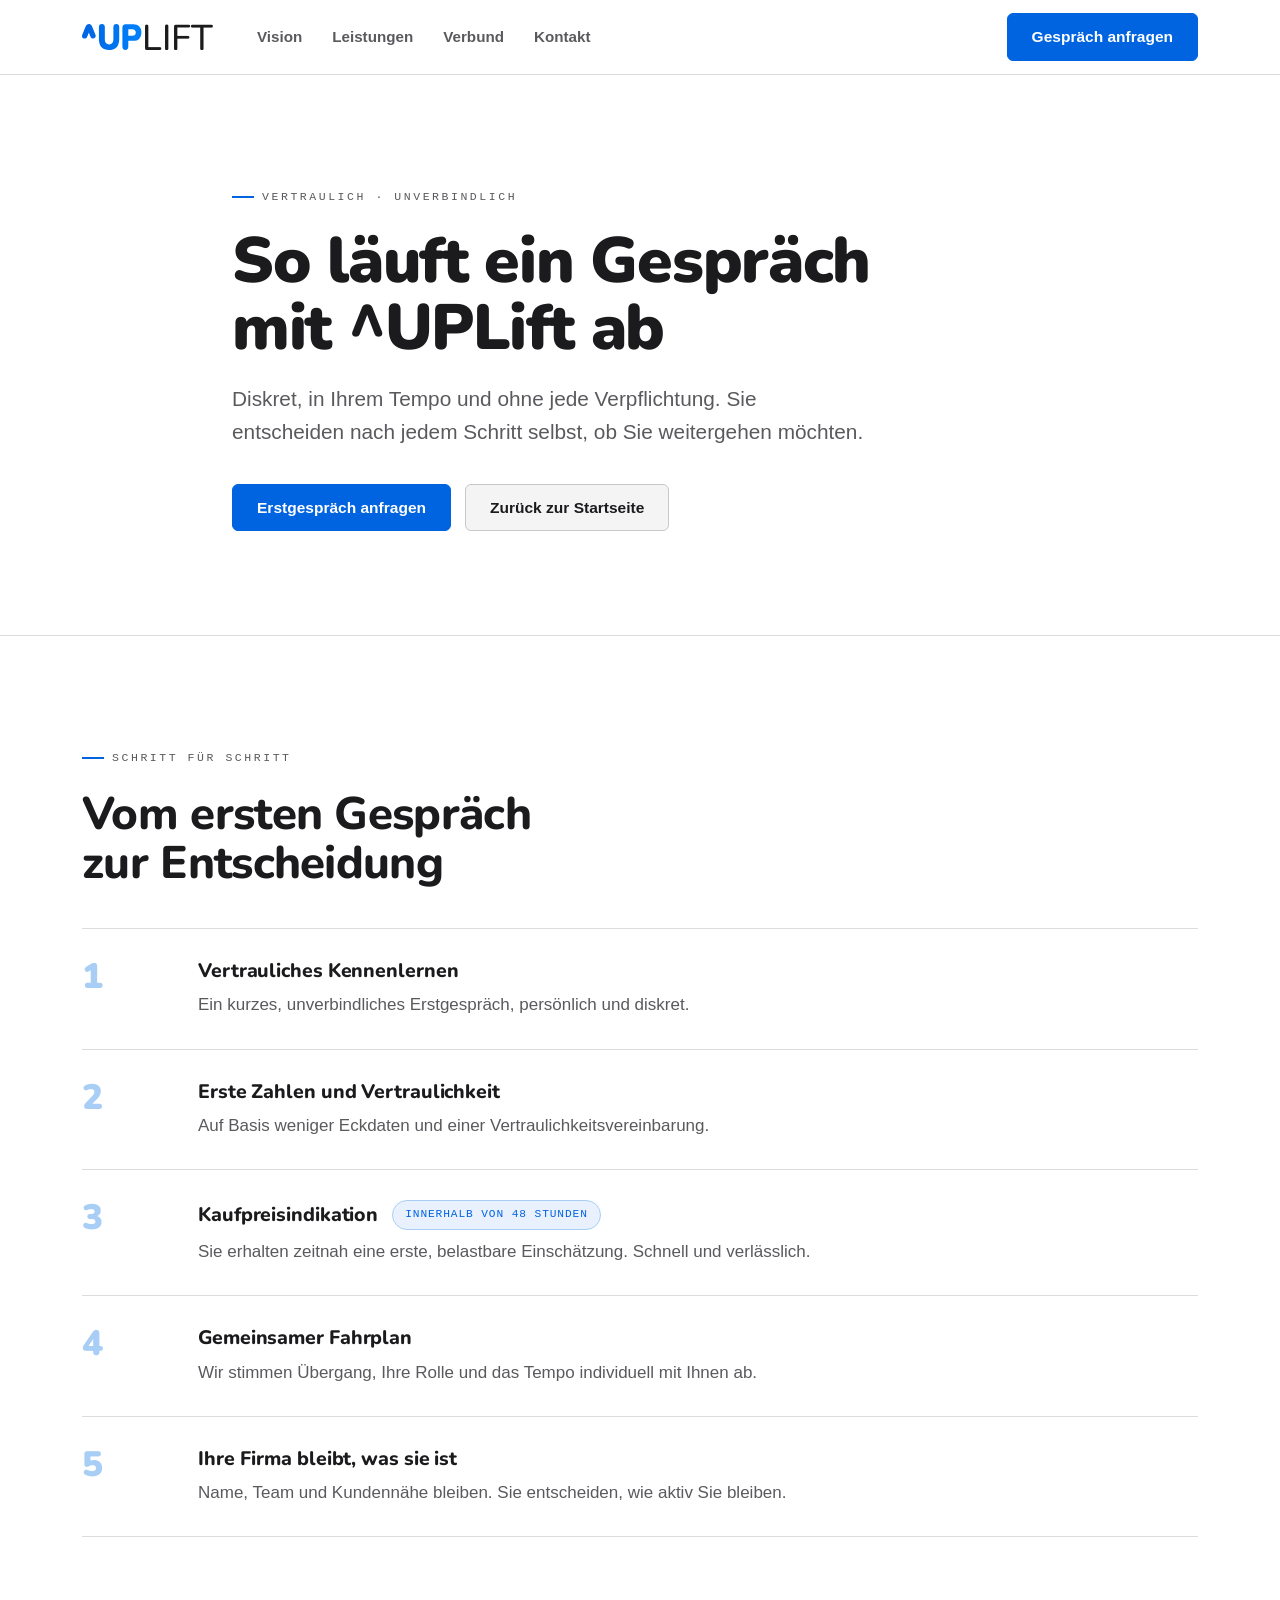
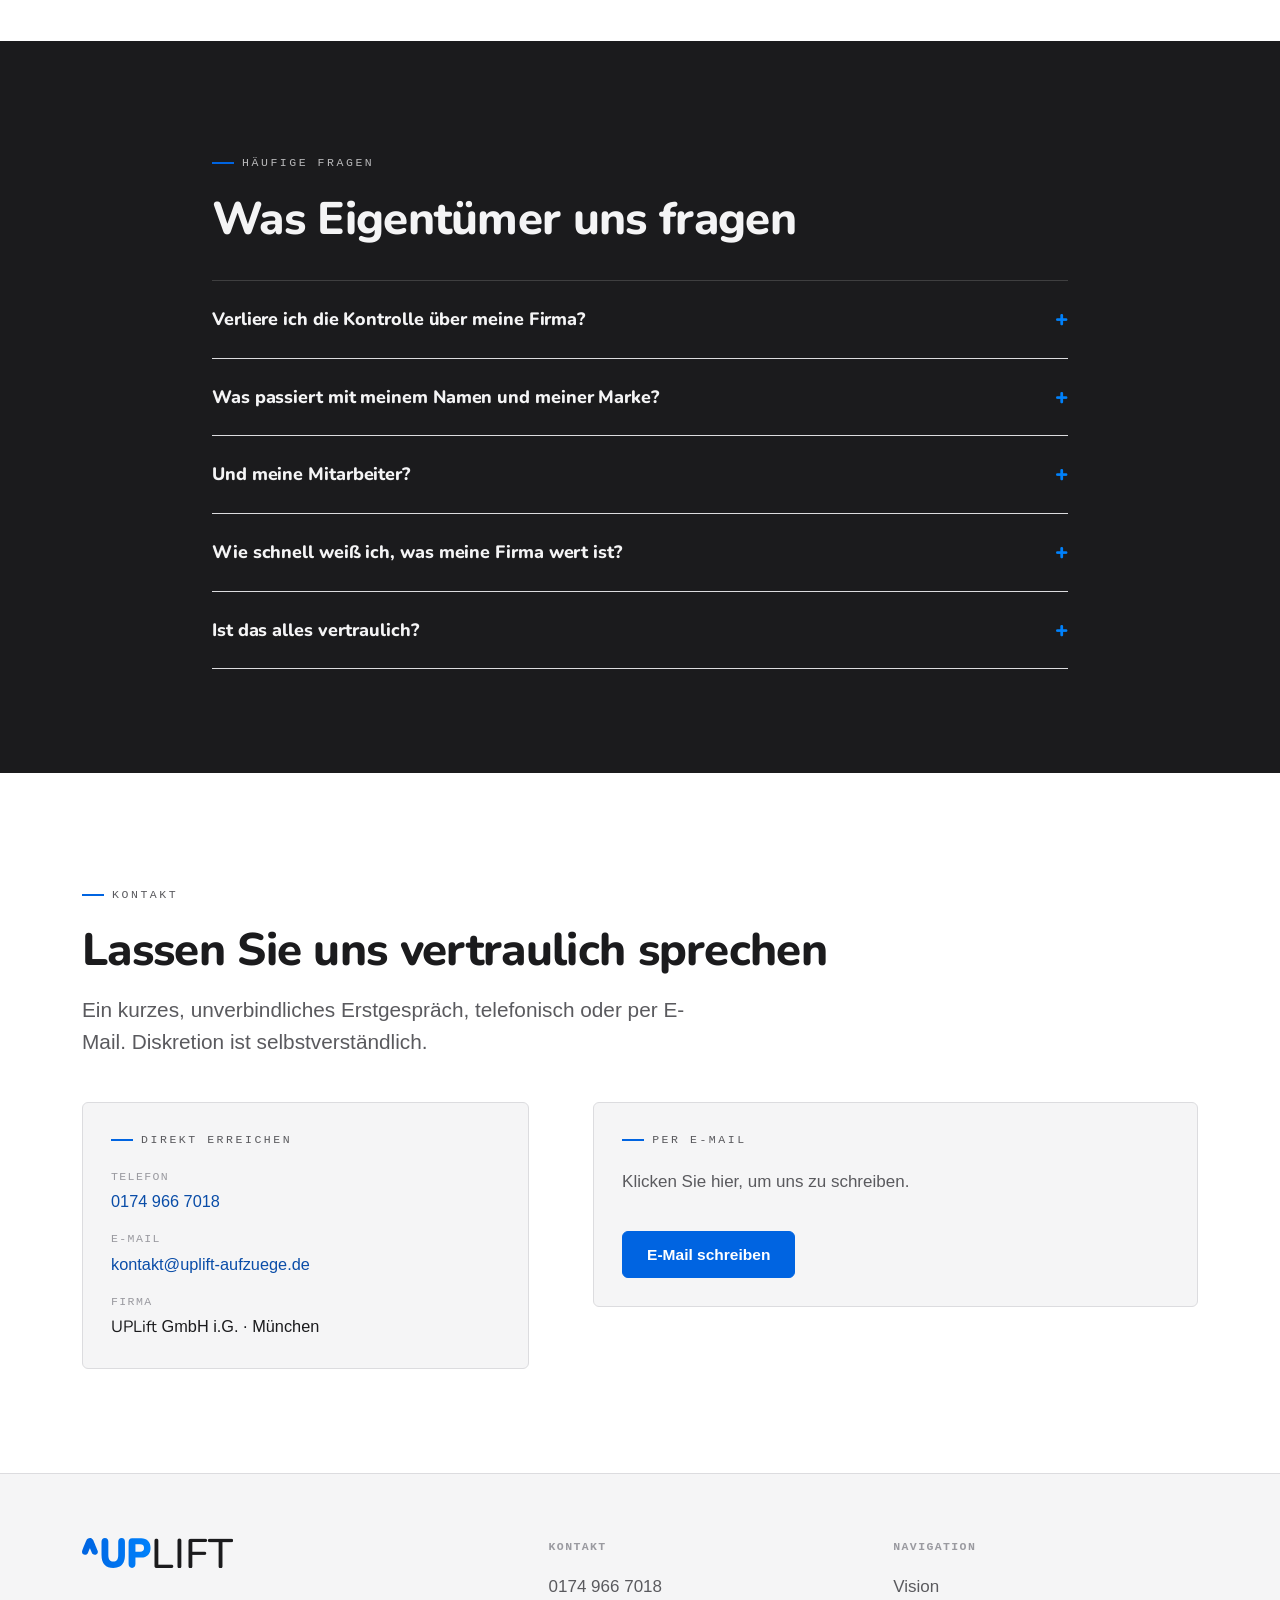
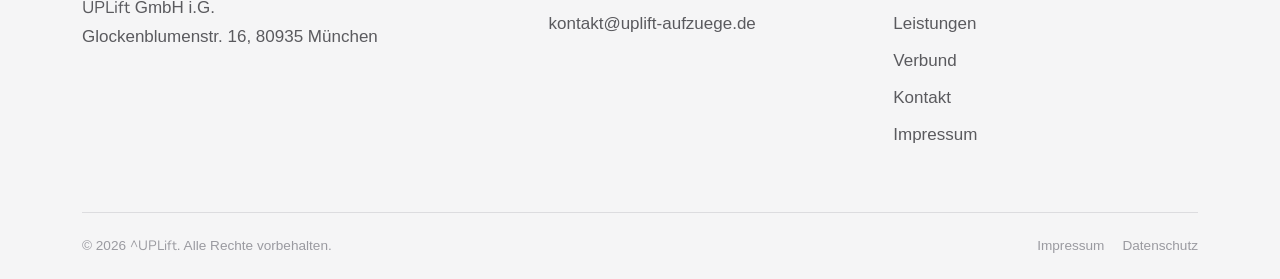
<file: gespraech.html>
<!DOCTYPE html>
<html lang="de">
<head>
  <meta charset="UTF-8" />
  <meta name="viewport" content="width=device-width, initial-scale=1.0" />
  <title>^UPLift Aufzüge · Gespräch</title>
  <link rel="icon" href="assets/uplift_caret.svg" />
  <link rel="preconnect" href="https://fonts.googleapis.com" />
  <link rel="preconnect" href="https://fonts.gstatic.com" crossorigin />
  <link href="https://fonts.googleapis.com/css2?family=Nunito:wght@500;800;900&display=swap" rel="stylesheet" />
  <link rel="stylesheet" href="styles.css" />
  <script defer src="https://cloud.umami.is/script.js" data-website-id="cd0d0a12-05e2-49c4-9412-12efa14e5639"></script>
</head>
<body>

  <!-- ============ NAVIGATION ============ -->
  <header class="nav">
    <div class="container nav__inner">
      <a href="index.html" class="wm wm--logo" aria-label="UPLIFT, zur Startseite" data-umami-event="nav-logo-click"><svg class="logo" aria-hidden="true" viewBox="0 0 1903 378" version="1.1" xmlns="http://www.w3.org/2000/svg" xmlns:xlink="http://www.w3.org/1999/xlink" xml:space="preserve" xmlns:serif="http://www.serif.com/" style="fill-rule:evenodd;clip-rule:evenodd;stroke-linejoin:round;stroke-miterlimit:2;"><g><g transform="matrix(2.44366,0,0,2.44366,-399.487076,-1274.479056)"><g transform="matrix(0.9,0,0,1,25.276942,0)"><text x="252.769px" y="673.725px" style="font-family:&#39;Nunito-Black&#39;, &#39;Nunito&#39;;font-weight:900;font-size:213.137px;fill:none;">U<tspan x="406.867px " y="673.725px ">P</tspan></text></g><g transform="matrix(213.136574,0,0,213.136574,941.221873,673.724665)"></g><text x="521.13px" y="673.725px" style="font-family:&#39;Nunito-Medium&#39;, &#39;Nunito&#39;;font-weight:500;font-size:213.137px;fill:#1b1b1d;">LIF<tspan x="811.848px " y="673.725px ">T</tspan></text></g><g><path d="M394.445,377.604c-24.062,0 -45.312,-3.385 -63.75,-10.156c-18.438,-6.771 -33.984,-16.927 -46.641,-30.469c-12.656,-13.542 -22.188,-30.469 -28.594,-50.781c-6.406,-20.312 -9.609,-43.837 -9.609,-70.573l0,-167.188c0,-15.972 3.75,-28.038 11.25,-36.198c7.5,-8.16 18.125,-12.24 31.875,-12.24c14.062,0 24.766,4.08 32.109,12.24c7.344,8.16 11.016,20.226 11.016,36.198l0,168.229c0,26.736 5.313,46.875 15.938,60.417c10.625,13.542 26.094,20.312 46.406,20.312c20,0 35.313,-6.771 45.937,-20.312c10.625,-13.542 15.938,-33.681 15.938,-60.417l0,-168.229c0,-15.972 3.672,-28.038 11.016,-36.198c7.344,-8.16 17.891,-12.24 31.641,-12.24c13.75,0 24.219,4.08 31.406,12.24c7.188,8.16 10.781,20.226 10.781,36.198l0,167.188c0,35.764 -5.547,65.712 -16.641,89.844c-11.094,24.132 -27.578,42.188 -49.453,54.167c-21.875,11.979 -48.75,17.969 -80.625,17.969Zm235.781,-1.042c-13.75,0 -24.375,-4.253 -31.875,-12.76c-7.5,-8.507 -11.25,-20.399 -11.25,-35.677l0,-275c0,-15.625 3.828,-27.604 11.484,-35.938c7.656,-8.333 18.359,-12.5 32.109,-12.5l115.312,0c37.5,0 66.484,10.677 86.953,32.031c20.469,21.354 30.703,50.781 30.703,88.281c0,37.5 -10.234,66.927 -30.703,88.281c-20.469,21.354 -49.453,32.031 -86.953,32.031l-72.656,0l0,82.812c0,15.278 -3.594,27.17 -10.781,35.677c-7.187,8.507 -17.969,12.76 -32.344,12.76Zm43.125,-204.688l57.656,0c16.25,0 28.75,-3.906 37.5,-11.719c8.75,-7.812 13.125,-19.531 13.125,-35.156c0,-15.972 -4.375,-27.778 -13.125,-35.417c-8.75,-7.639 -21.25,-11.458 -37.5,-11.458l-57.656,0l0,93.75Zm-572.653,-43.371c-2.267,0.053 -2.198,0.421 -2.829,2.538c-0.016,0.055 -18.653,47.927 -24.994,60.489c-17.442,34.555 -93.134,24.766 -67.702,-38.862c48.012,-120.124 49.693,-122.788 55.829,-132.518c10.716,-16.991 54.582,-38.331 81.534,7.1c0.775,1.306 52.818,128.363 53.937,131.321c17.487,46.225 -36.156,65.077 -60.492,44.46c-5.033,-4.264 -11.046,-9.358 -35.283,-74.527Z" style="fill:url(#_Linear1);fill-rule:nonzero;"></path></g></g><defs><linearGradient id="_Linear1" x1="0" y1="0" x2="1" y2="0" gradientUnits="userSpaceOnUse" gradientTransform="matrix(863.664222,0,0,377.604167,0,188.802083)"><stop offset="0" style="stop-color:#0064e1;stop-opacity:1"></stop><stop offset="1" style="stop-color:#0081fb;stop-opacity:1"></stop></linearGradient></defs></svg></a>
      <nav class="nav__links">
        <a href="index.html#vision" data-umami-event="nav-vision">Vision</a>
        <a href="index.html#leistungen" data-umami-event="nav-leistungen">Leistungen</a>
        <a href="index.html#verbund" data-umami-event="nav-verbund">Verbund</a>
        <a href="gespraech.html" data-umami-event="nav-kontakt">Kontakt</a>
      </nav>
      <div class="nav__cta">
        <a href="#kontakt" class="btn" data-umami-event="cta-gespraech-anfragen" data-umami-event-location="nav">Gespräch anfragen</a>
      </div>
      <button class="nav__toggle" aria-label="Menü öffnen" aria-expanded="false" data-umami-event="nav-mobile-toggle">
        <span></span><span></span><span></span>
      </button>
    </div>
  </header>

  <main data-screen-label="Lassen Sie uns sprechen">

    <!-- ============ HEADER ============ -->
    <section class="section" data-screen-label="Header">
      <div class="container" style="max-width: 880px;">
        <p class="eyebrow"><span class="caret-mark">^</span> Vertraulich · Unverbindlich</p>
        <h1 class="h1">So läuft ein Gespräch mit <span class="brand"><span class="brand-c">^</span><span class="brand-up">UP</span>Lift</span> ab</h1>
        <p class="lead" style="margin-top:22px; max-width: 640px;">Diskret, in Ihrem Tempo und ohne jede Verpflichtung. Sie entscheiden nach jedem Schritt selbst, ob Sie weitergehen möchten.</p>
        <div class="hero__actions">
          <a href="#kontakt" class="btn" data-umami-event="cta-erstgespraech-anfragen" data-umami-event-location="header">Erstgespräch anfragen</a>
          <a href="index.html" class="btn btn--ghost" data-umami-event="nav-zurueck-startseite">Zurück zur Startseite</a>
        </div>
      </div>
    </section>

    <hr class="divider" />

    <!-- ============ PROZESS ============ -->
    <section class="section" data-screen-label="Prozess">
      <div class="container">
        <div class="head" style="margin-bottom:40px;">
          <p class="eyebrow"><span class="caret-mark">^</span> Schritt für Schritt</p>
          <h2 class="h2">Vom ersten Gespräch zur Entscheidung</h2>
        </div>
        <div class="steps">
          <div class="step">
            <span class="step__num">1</span>
            <div class="step__body">
              <div class="step__title"><h3 class="h3">Vertrauliches Kennenlernen</h3></div>
              <p class="muted">Ein kurzes, unverbindliches Erstgespräch, persönlich und diskret.</p>
            </div>
          </div>
          <div class="step">
            <span class="step__num">2</span>
            <div class="step__body">
              <div class="step__title"><h3 class="h3">Erste Zahlen und Vertraulichkeit</h3></div>
              <p class="muted">Auf Basis weniger Eckdaten und einer Vertraulichkeitsvereinbarung.</p>
            </div>
          </div>
          <div class="step">
            <span class="step__num">3</span>
            <div class="step__body">
              <div class="step__title">
                <h3 class="h3">Kaufpreisindikation</h3>
                <span class="badge">innerhalb von 48 Stunden</span>
              </div>
              <p class="muted">Sie erhalten zeitnah eine erste, belastbare Einschätzung. Schnell und verlässlich.</p>
            </div>
          </div>
          <div class="step">
            <span class="step__num">4</span>
            <div class="step__body">
              <div class="step__title"><h3 class="h3">Gemeinsamer Fahrplan</h3></div>
              <p class="muted">Wir stimmen Übergang, Ihre Rolle und das Tempo individuell mit Ihnen ab.</p>
            </div>
          </div>
          <div class="step">
            <span class="step__num">5</span>
            <div class="step__body">
              <div class="step__title"><h3 class="h3">Ihre Firma bleibt, was sie ist</h3></div>
              <p class="muted">Name, Team und Kundennähe bleiben. Sie entscheiden, wie aktiv Sie bleiben.</p>
            </div>
          </div>
        </div>
      </div>
    </section>

    <!-- ============ FAQ ============ -->
    <section class="section band" data-screen-label="FAQ">
      <div class="container" style="max-width: 920px;">
        <div class="head" style="margin-bottom:36px;">
          <p class="eyebrow"><span class="caret-mark">^</span> Häufige Fragen</p>
          <h2 class="h2">Was Eigentümer uns fragen</h2>
        </div>
        <div class="faq" style="border-color: rgba(244,244,245,0.16);">
          <details>
            <summary data-question="kontrolle">Verliere ich die Kontrolle über meine Firma? <span class="sign">+</span></summary>
            <div class="faq__answer" style="color: rgba(244,244,245,0.72);">Nein. Ihr Betrieb wird weiter von Ihnen geführt. Wenn Sie möchten, bleiben Sie auch langfristig an Bord, das Tempo des Übergangs stimmen wir gemeinsam ab.</div>
          </details>
          <details>
            <summary data-question="marke">Was passiert mit meinem Namen und meiner Marke? <span class="sign">+</span></summary>
            <div class="faq__answer" style="color: rgba(244,244,245,0.72);">Der Name bleibt Ihrer. Eine sichtbare Zugehörigkeit zum Verbund gibt es nur, wenn Sie sie wollen.</div>
          </details>
          <details>
            <summary data-question="mitarbeiter">Und meine Mitarbeiter? <span class="sign">+</span></summary>
            <div class="faq__answer" style="color: rgba(244,244,245,0.72);">Hohe Arbeitsplatzsicherheit und Weiterbildung im Verbund. Ihr Team gewinnt Stabilität und Perspektive.</div>
          </details>
          <details>
            <summary data-question="kaufpreis">Wie schnell weiß ich, was meine Firma wert ist? <span class="sign">+</span></summary>
            <div class="faq__answer" style="color: rgba(244,244,245,0.72);">Nach einem ersten Gespräch und einer Vertraulichkeitsvereinbarung erhalten Sie innerhalb von 48 Stunden eine erste Kaufpreisindikation.</div>
          </details>
          <details>
            <summary data-question="vertraulichkeit">Ist das alles vertraulich? <span class="sign">+</span></summary>
            <div class="faq__answer" style="color: rgba(244,244,245,0.72);">Ja. Jedes Gespräch ist diskret und unverbindlich. Wir arbeiten mit Vertraulichkeitsvereinbarungen/NDAs.</div>
          </details>
        </div>
      </div>
    </section>

    <!-- ============ KONTAKT ============ -->
    <section class="section" id="kontakt" data-screen-label="Kontakt">
      <div class="container">
        <div class="head" style="margin-bottom:44px;">
          <p class="eyebrow"><span class="caret-mark">^</span> Kontakt</p>
          <h2 class="h2">Lassen Sie uns vertraulich sprechen</h2>
          <p class="lead" style="margin-top:16px; max-width: 620px;">Ein kurzes, unverbindliches Erstgespräch, telefonisch oder per E-Mail. Diskretion ist selbstverständlich.</p>
        </div>
        <div class="split">
          <div class="contact-direct">
            <p class="eyebrow" style="margin-bottom:4px;"><span class="caret-mark">^</span> Direkt erreichen</p>
            <dl style="margin:0; display:flex; flex-direction:column; gap:16px;">
              <div>
                <dt>Telefon</dt>
                <dd><a href="tel:+491749667018" data-umami-event="contact-phone-click" data-umami-event-location="contact-section">0174 966 7018</a></dd>
              </div>
              <div>
                <dt>E-Mail</dt>
                <dd><a href="mailto:kontakt@uplift-aufzuege.de" data-umami-event="contact-email-click" data-umami-event-location="contact-section">kontakt@uplift-aufzuege.de</a></dd>
              </div>
              <div>
                <dt>Firma</dt>
                <dd><span class="brand"><span class="brand-up">UP</span>Lift</span> GmbH i.G. · München</dd>
              </div>
            </dl>
          </div>
          <div class="contact-cta">
            <p class="eyebrow" style="margin-bottom:4px;"><span class="caret-mark">^</span> Per E-Mail</p>
            <p class="muted" style="margin:0 0 22px; max-width: 420px;">Klicken Sie hier, um uns zu schreiben.</p>
            <a href="mailto:kontakt@uplift-aufzuege.de?subject=Anfrage%20Erstgespr%C3%A4ch%20UPLIFT&body=Guten%20Tag%2C%0A%0Aich%20interessiere%20mich%20f%C3%BCr%20ein%20unverbindliches%20Erstgespr%C3%A4ch.%0A%0AName%3A%0AFirma%3A%0ARegion%2FOrt%3A%0ATelefon%3A%0A%0AMit%20freundlichen%20Gr%C3%BC%C3%9Fen" class="btn" data-umami-event="contact-email-cta">E-Mail schreiben</a>
          </div>
        </div>
      </div>
    </section>

  </main>

  <!-- ============ FOOTER ============ -->
  <footer class="footer" data-screen-label="Footer">
    <div class="container">
      <div class="footer__grid">
        <div>
          <a href="index.html" class="wm wm--logo wm--logo-footer" aria-label="UPLIFT, zur Startseite" data-umami-event="footer-logo-click"><svg class="logo logo--footer" aria-hidden="true" viewBox="0 0 1903 378" version="1.1" xmlns="http://www.w3.org/2000/svg" xmlns:xlink="http://www.w3.org/1999/xlink" xml:space="preserve" xmlns:serif="http://www.serif.com/" style="fill-rule:evenodd;clip-rule:evenodd;stroke-linejoin:round;stroke-miterlimit:2;"><g><g transform="matrix(2.44366,0,0,2.44366,-399.487076,-1274.479056)"><g transform="matrix(0.9,0,0,1,25.276942,0)"><text x="252.769px" y="673.725px" style="font-family:&#39;Nunito-Black&#39;, &#39;Nunito&#39;;font-weight:900;font-size:213.137px;fill:none;">U<tspan x="406.867px " y="673.725px ">P</tspan></text></g><g transform="matrix(213.136574,0,0,213.136574,941.221873,673.724665)"></g><text x="521.13px" y="673.725px" style="font-family:&#39;Nunito-Medium&#39;, &#39;Nunito&#39;;font-weight:500;font-size:213.137px;fill:#1b1b1d;">LIF<tspan x="811.848px " y="673.725px ">T</tspan></text></g><g><path d="M394.445,377.604c-24.062,0 -45.312,-3.385 -63.75,-10.156c-18.438,-6.771 -33.984,-16.927 -46.641,-30.469c-12.656,-13.542 -22.188,-30.469 -28.594,-50.781c-6.406,-20.312 -9.609,-43.837 -9.609,-70.573l0,-167.188c0,-15.972 3.75,-28.038 11.25,-36.198c7.5,-8.16 18.125,-12.24 31.875,-12.24c14.062,0 24.766,4.08 32.109,12.24c7.344,8.16 11.016,20.226 11.016,36.198l0,168.229c0,26.736 5.313,46.875 15.938,60.417c10.625,13.542 26.094,20.312 46.406,20.312c20,0 35.313,-6.771 45.937,-20.312c10.625,-13.542 15.938,-33.681 15.938,-60.417l0,-168.229c0,-15.972 3.672,-28.038 11.016,-36.198c7.344,-8.16 17.891,-12.24 31.641,-12.24c13.75,0 24.219,4.08 31.406,12.24c7.188,8.16 10.781,20.226 10.781,36.198l0,167.188c0,35.764 -5.547,65.712 -16.641,89.844c-11.094,24.132 -27.578,42.188 -49.453,54.167c-21.875,11.979 -48.75,17.969 -80.625,17.969Zm235.781,-1.042c-13.75,0 -24.375,-4.253 -31.875,-12.76c-7.5,-8.507 -11.25,-20.399 -11.25,-35.677l0,-275c0,-15.625 3.828,-27.604 11.484,-35.938c7.656,-8.333 18.359,-12.5 32.109,-12.5l115.312,0c37.5,0 66.484,10.677 86.953,32.031c20.469,21.354 30.703,50.781 30.703,88.281c0,37.5 -10.234,66.927 -30.703,88.281c-20.469,21.354 -49.453,32.031 -86.953,32.031l-72.656,0l0,82.812c0,15.278 -3.594,27.17 -10.781,35.677c-7.187,8.507 -17.969,12.76 -32.344,12.76Zm43.125,-204.688l57.656,0c16.25,0 28.75,-3.906 37.5,-11.719c8.75,-7.812 13.125,-19.531 13.125,-35.156c0,-15.972 -4.375,-27.778 -13.125,-35.417c-8.75,-7.639 -21.25,-11.458 -37.5,-11.458l-57.656,0l0,93.75Zm-572.653,-43.371c-2.267,0.053 -2.198,0.421 -2.829,2.538c-0.016,0.055 -18.653,47.927 -24.994,60.489c-17.442,34.555 -93.134,24.766 -67.702,-38.862c48.012,-120.124 49.693,-122.788 55.829,-132.518c10.716,-16.991 54.582,-38.331 81.534,7.1c0.775,1.306 52.818,128.363 53.937,131.321c17.487,46.225 -36.156,65.077 -60.492,44.46c-5.033,-4.264 -11.046,-9.358 -35.283,-74.527Z" style="fill:url(#_Linear2);fill-rule:nonzero;"></path></g></g><defs><linearGradient id="_Linear2" x1="0" y1="0" x2="1" y2="0" gradientUnits="userSpaceOnUse" gradientTransform="matrix(863.664222,0,0,377.604167,0,188.802083)"><stop offset="0" style="stop-color:#0064e1;stop-opacity:1"></stop><stop offset="1" style="stop-color:#0081fb;stop-opacity:1"></stop></linearGradient></defs></svg></a>
          <address style="margin-top:18px;">
            <span class="brand"><span class="brand-up">UP</span>Lift</span> GmbH i.G.<br />
            Glockenblumenstr. 16, 80935 München
          </address>
        </div>
        <div>
          <h4>Kontakt</h4>
          <div class="footer__links">
            <a href="tel:+491749667018" data-umami-event="contact-phone-click" data-umami-event-location="footer">0174 966 7018</a>
            <a href="mailto:kontakt@uplift-aufzuege.de" data-umami-event="contact-email-click" data-umami-event-location="footer">kontakt@uplift-aufzuege.de</a>
          </div>
        </div>
        <div>
          <h4>Navigation</h4>
          <nav class="footer__links">
            <a href="index.html#vision" data-umami-event="footer-nav-vision">Vision</a>
            <a href="index.html#leistungen" data-umami-event="footer-nav-leistungen">Leistungen</a>
            <a href="index.html#verbund" data-umami-event="footer-nav-verbund">Verbund</a>
            <a href="gespraech.html" data-umami-event="footer-nav-kontakt">Kontakt</a>
            <a href="impressum.html" data-umami-event="footer-nav-impressum">Impressum</a>
          </nav>
        </div>
      </div>
      <div class="footer__bottom">
        <span>© 2026 <span class="brand"><span class="brand-c">^</span><span class="brand-up">UP</span>Lift</span>. Alle Rechte vorbehalten.</span>
        <nav>
          <a href="impressum.html" data-umami-event="footer-impressum">Impressum</a>
          <a href="datenschutz.html" data-umami-event="footer-datenschutz">Datenschutz</a>
        </nav>
      </div>
    </div>
  </footer>

  <script>
    (function () {
      var nav = document.querySelector('.nav');
      var btn = nav && nav.querySelector('.nav__toggle');
      if (!btn) return;
      btn.addEventListener('click', function () {
        var open = nav.classList.toggle('is-open');
        btn.setAttribute('aria-expanded', open ? 'true' : 'false');
        btn.setAttribute('aria-label', open ? 'Menü schließen' : 'Menü öffnen');
      });
      nav.querySelectorAll('.nav__links a').forEach(function (a) {
        a.addEventListener('click', function () {
          nav.classList.remove('is-open');
          btn.setAttribute('aria-expanded', 'false');
          btn.setAttribute('aria-label', 'Menü öffnen');
        });
      });
    })();
  </script>

  <script>
    (function () {
      document.querySelectorAll('.faq details').forEach(function (el) {
        el.addEventListener('toggle', function () {
          if (el.open && window.umami) {
            var key = el.querySelector('summary[data-question]').getAttribute('data-question');
            umami.track('faq-open-' + key);
          }
        });
      });
    })();
  </script>

  <script>
    (function () {
      var host = location.hostname;
      document.querySelectorAll('a[href]').forEach(function (a) {
        if (/^https?:\/\//i.test(a.getAttribute('href')) && a.hostname !== host && !a.hasAttribute('data-umami-event')) {
          a.setAttribute('data-umami-event', 'outbound-link-click');
          a.setAttribute('data-umami-event-url', a.href);
        }
      });
    })();
  </script>
</body>
</html>
</file>
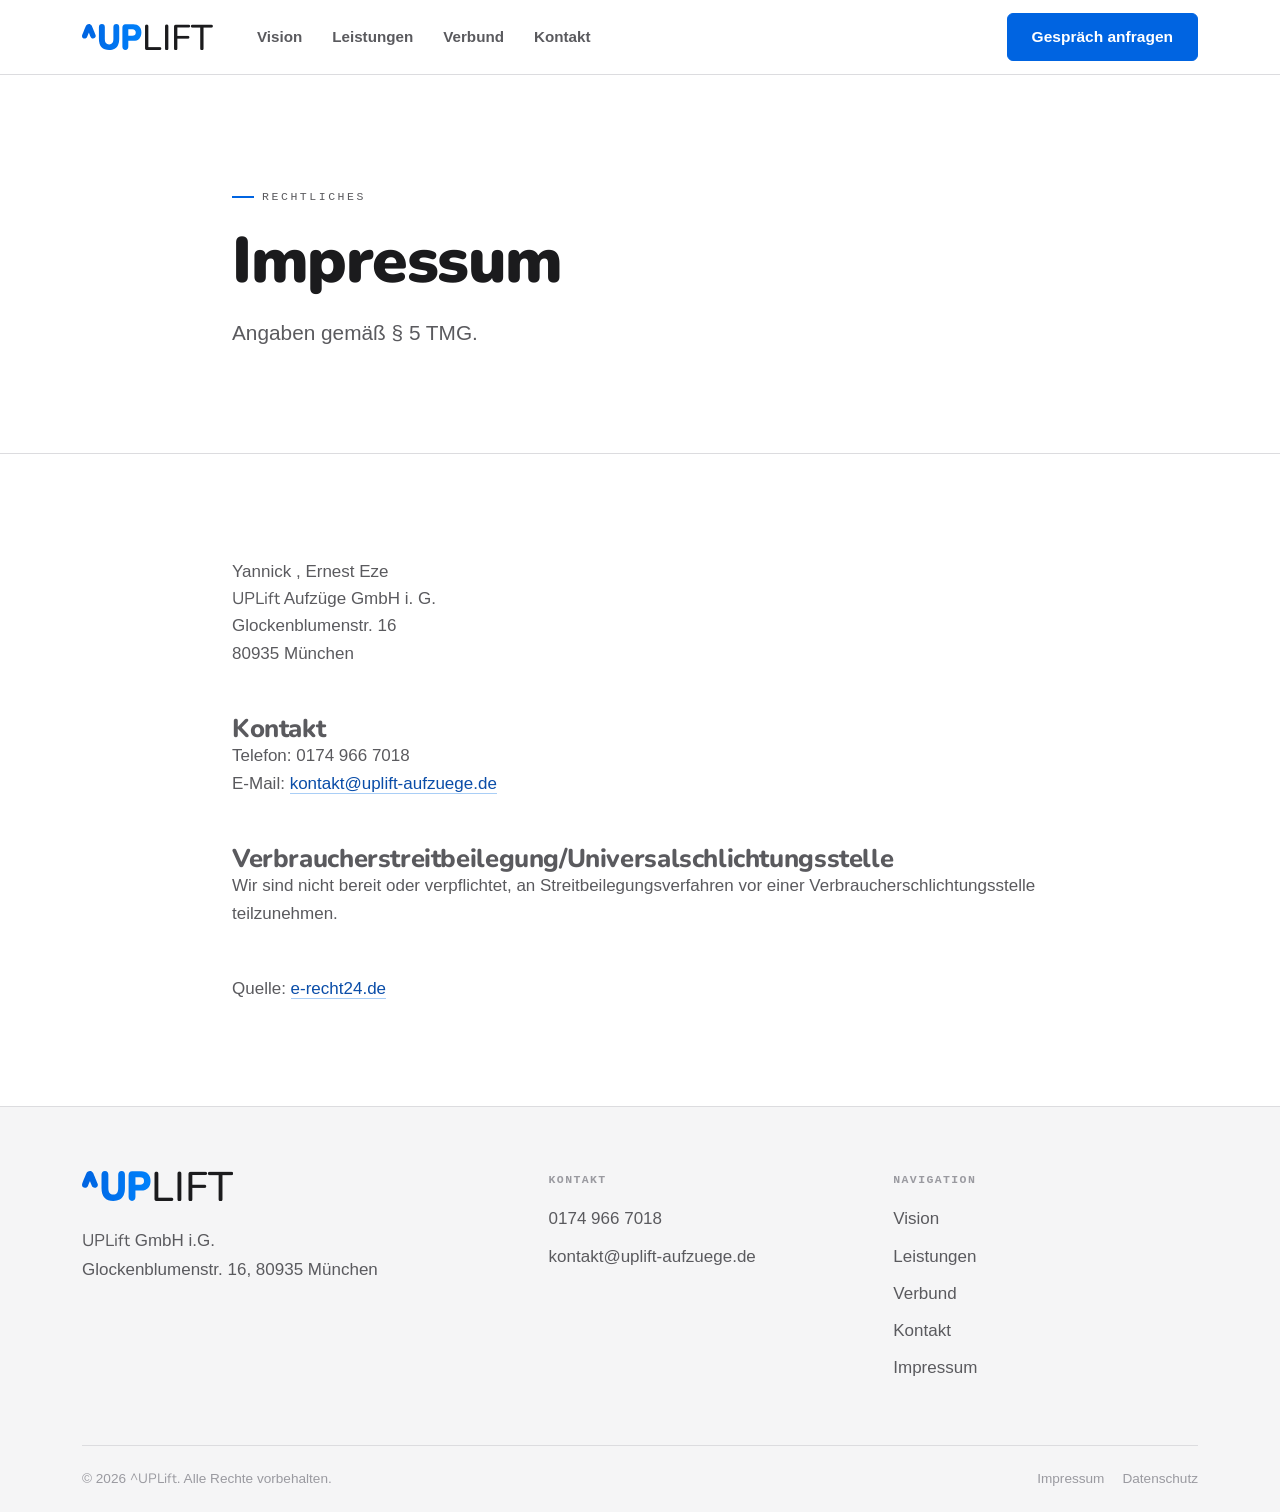
<file: impressum.html>
<!DOCTYPE html>
<html lang="de">
<head>
  <meta charset="UTF-8" />
  <meta name="viewport" content="width=device-width, initial-scale=1.0" />
  <title>^UPLift Aufzüge · Impressum</title>
  <link rel="icon" href="assets/uplift_caret.svg" />
  <link rel="preconnect" href="https://fonts.googleapis.com" />
  <link rel="preconnect" href="https://fonts.gstatic.com" crossorigin />
  <link href="https://fonts.googleapis.com/css2?family=Nunito:wght@500;800;900&display=swap" rel="stylesheet" />
  <link rel="stylesheet" href="styles.css" />
  <script defer src="https://cloud.umami.is/script.js" data-website-id="cd0d0a12-05e2-49c4-9412-12efa14e5639"></script>
</head>
<body>

  <!-- ============ NAVIGATION ============ -->
  <header class="nav">
    <div class="container nav__inner">
      <a href="index.html" class="wm wm--logo" aria-label="UPLIFT, zur Startseite"><svg class="logo" aria-hidden="true" viewBox="0 0 1903 378" version="1.1" xmlns="http://www.w3.org/2000/svg" xmlns:xlink="http://www.w3.org/1999/xlink" xml:space="preserve" xmlns:serif="http://www.serif.com/" style="fill-rule:evenodd;clip-rule:evenodd;stroke-linejoin:round;stroke-miterlimit:2;"><g><g transform="matrix(2.44366,0,0,2.44366,-399.487076,-1274.479056)"><g transform="matrix(0.9,0,0,1,25.276942,0)"><text x="252.769px" y="673.725px" style="font-family:&#39;Nunito-Black&#39;, &#39;Nunito&#39;;font-weight:900;font-size:213.137px;fill:none;">U<tspan x="406.867px " y="673.725px ">P</tspan></text></g><g transform="matrix(213.136574,0,0,213.136574,941.221873,673.724665)"></g><text x="521.13px" y="673.725px" style="font-family:&#39;Nunito-Medium&#39;, &#39;Nunito&#39;;font-weight:500;font-size:213.137px;fill:#1b1b1d;">LIF<tspan x="811.848px " y="673.725px ">T</tspan></text></g><g><path d="M394.445,377.604c-24.062,0 -45.312,-3.385 -63.75,-10.156c-18.438,-6.771 -33.984,-16.927 -46.641,-30.469c-12.656,-13.542 -22.188,-30.469 -28.594,-50.781c-6.406,-20.312 -9.609,-43.837 -9.609,-70.573l0,-167.188c0,-15.972 3.75,-28.038 11.25,-36.198c7.5,-8.16 18.125,-12.24 31.875,-12.24c14.062,0 24.766,4.08 32.109,12.24c7.344,8.16 11.016,20.226 11.016,36.198l0,168.229c0,26.736 5.313,46.875 15.938,60.417c10.625,13.542 26.094,20.312 46.406,20.312c20,0 35.313,-6.771 45.937,-20.312c10.625,-13.542 15.938,-33.681 15.938,-60.417l0,-168.229c0,-15.972 3.672,-28.038 11.016,-36.198c7.344,-8.16 17.891,-12.24 31.641,-12.24c13.75,0 24.219,4.08 31.406,12.24c7.188,8.16 10.781,20.226 10.781,36.198l0,167.188c0,35.764 -5.547,65.712 -16.641,89.844c-11.094,24.132 -27.578,42.188 -49.453,54.167c-21.875,11.979 -48.75,17.969 -80.625,17.969Zm235.781,-1.042c-13.75,0 -24.375,-4.253 -31.875,-12.76c-7.5,-8.507 -11.25,-20.399 -11.25,-35.677l0,-275c0,-15.625 3.828,-27.604 11.484,-35.938c7.656,-8.333 18.359,-12.5 32.109,-12.5l115.312,0c37.5,0 66.484,10.677 86.953,32.031c20.469,21.354 30.703,50.781 30.703,88.281c0,37.5 -10.234,66.927 -30.703,88.281c-20.469,21.354 -49.453,32.031 -86.953,32.031l-72.656,0l0,82.812c0,15.278 -3.594,27.17 -10.781,35.677c-7.187,8.507 -17.969,12.76 -32.344,12.76Zm43.125,-204.688l57.656,0c16.25,0 28.75,-3.906 37.5,-11.719c8.75,-7.812 13.125,-19.531 13.125,-35.156c0,-15.972 -4.375,-27.778 -13.125,-35.417c-8.75,-7.639 -21.25,-11.458 -37.5,-11.458l-57.656,0l0,93.75Zm-572.653,-43.371c-2.267,0.053 -2.198,0.421 -2.829,2.538c-0.016,0.055 -18.653,47.927 -24.994,60.489c-17.442,34.555 -93.134,24.766 -67.702,-38.862c48.012,-120.124 49.693,-122.788 55.829,-132.518c10.716,-16.991 54.582,-38.331 81.534,7.1c0.775,1.306 52.818,128.363 53.937,131.321c17.487,46.225 -36.156,65.077 -60.492,44.46c-5.033,-4.264 -11.046,-9.358 -35.283,-74.527Z" style="fill:url(#_Linear1);fill-rule:nonzero;"></path></g></g><defs><linearGradient id="_Linear1" x1="0" y1="0" x2="1" y2="0" gradientUnits="userSpaceOnUse" gradientTransform="matrix(863.664222,0,0,377.604167,0,188.802083)"><stop offset="0" style="stop-color:#0064e1;stop-opacity:1"></stop><stop offset="1" style="stop-color:#0081fb;stop-opacity:1"></stop></linearGradient></defs></svg></a>
      <nav class="nav__links">
        <a href="index.html#vision">Vision</a>
        <a href="index.html#leistungen">Leistungen</a>
        <a href="index.html#verbund">Verbund</a>
        <a href="gespraech.html">Kontakt</a>
      </nav>
      <div class="nav__cta">
        <a href="gespraech.html" class="btn">Gespräch anfragen</a>
      </div>
      <button class="nav__toggle" aria-label="Menü öffnen" aria-expanded="false">
        <span></span><span></span><span></span>
      </button>
    </div>
  </header>

  <main data-screen-label="Impressum">

    <!-- ============ HEADER ============ -->
    <section class="section" data-screen-label="Header">
      <div class="container" style="max-width: 880px;">
        <p class="eyebrow"><span class="caret-mark">^</span> Rechtliches</p>
        <h1 class="h1">Impressum</h1>
        <p class="lead" style="margin-top:22px; max-width: 640px;">Angaben gemäß § 5 TMG.</p>
      </div>
    </section>

    <hr class="divider" />

    <!-- ============ INHALT ============ -->
    <section class="section" data-screen-label="Impressum Inhalt">
      <div class="container" style="max-width: 880px;">
        <div class="prose">

          <p>
            Yannick , Ernest Eze<br />
            <span class="brand"><span class="brand-up">UP</span>Lift</span> Aufzüge GmbH i. G.<br />
            Glockenblumenstr. 16<br />
            80935 München
          </p>

          <h2 class="h2" style="font-size: clamp(1.3rem, 2vw, 1.75rem); margin-top: 48px;">Kontakt</h2>
          <p>
            Telefon: 0174 966 7018<br />
            E-Mail: <a href="mailto:kontakt@uplift-aufzuege.de">kontakt@uplift-aufzuege.de</a>
          </p>

          <h2 class="h2" style="font-size: clamp(1.3rem, 2vw, 1.75rem); margin-top: 48px;">Verbraucherstreitbeilegung/Universalschlichtungsstelle</h2>
          <p>Wir sind nicht bereit oder verpflichtet, an Streitbeilegungsverfahren vor einer Verbraucherschlichtungsstelle teilzunehmen.</p>

          <p class="muted" style="margin-top: 48px;">
            Quelle: <a href="https://www.e-recht24.de" target="_blank" rel="noopener noreferrer">e-recht24.de</a>
          </p>

        </div>
      </div>
    </section>

  </main>

  <!-- ============ FOOTER ============ -->
  <footer class="footer" data-screen-label="Footer">
    <div class="container">
      <div class="footer__grid">
        <div>
          <a href="index.html" class="wm wm--logo wm--logo-footer" aria-label="UPLIFT, zur Startseite"><svg class="logo logo--footer" aria-hidden="true" viewBox="0 0 1903 378" version="1.1" xmlns="http://www.w3.org/2000/svg" xmlns:xlink="http://www.w3.org/1999/xlink" xml:space="preserve" xmlns:serif="http://www.serif.com/" style="fill-rule:evenodd;clip-rule:evenodd;stroke-linejoin:round;stroke-miterlimit:2;"><g><g transform="matrix(2.44366,0,0,2.44366,-399.487076,-1274.479056)"><g transform="matrix(0.9,0,0,1,25.276942,0)"><text x="252.769px" y="673.725px" style="font-family:&#39;Nunito-Black&#39;, &#39;Nunito&#39;;font-weight:900;font-size:213.137px;fill:none;">U<tspan x="406.867px " y="673.725px ">P</tspan></text></g><g transform="matrix(213.136574,0,0,213.136574,941.221873,673.724665)"></g><text x="521.13px" y="673.725px" style="font-family:&#39;Nunito-Medium&#39;, &#39;Nunito&#39;;font-weight:500;font-size:213.137px;fill:#1b1b1d;">LIF<tspan x="811.848px " y="673.725px ">T</tspan></text></g><g><path d="M394.445,377.604c-24.062,0 -45.312,-3.385 -63.75,-10.156c-18.438,-6.771 -33.984,-16.927 -46.641,-30.469c-12.656,-13.542 -22.188,-30.469 -28.594,-50.781c-6.406,-20.312 -9.609,-43.837 -9.609,-70.573l0,-167.188c0,-15.972 3.75,-28.038 11.25,-36.198c7.5,-8.16 18.125,-12.24 31.875,-12.24c14.062,0 24.766,4.08 32.109,12.24c7.344,8.16 11.016,20.226 11.016,36.198l0,168.229c0,26.736 5.313,46.875 15.938,60.417c10.625,13.542 26.094,20.312 46.406,20.312c20,0 35.313,-6.771 45.937,-20.312c10.625,-13.542 15.938,-33.681 15.938,-60.417l0,-168.229c0,-15.972 3.672,-28.038 11.016,-36.198c7.344,-8.16 17.891,-12.24 31.641,-12.24c13.75,0 24.219,4.08 31.406,12.24c7.188,8.16 10.781,20.226 10.781,36.198l0,167.188c0,35.764 -5.547,65.712 -16.641,89.844c-11.094,24.132 -27.578,42.188 -49.453,54.167c-21.875,11.979 -48.75,17.969 -80.625,17.969Zm235.781,-1.042c-13.75,0 -24.375,-4.253 -31.875,-12.76c-7.5,-8.507 -11.25,-20.399 -11.25,-35.677l0,-275c0,-15.625 3.828,-27.604 11.484,-35.938c7.656,-8.333 18.359,-12.5 32.109,-12.5l115.312,0c37.5,0 66.484,10.677 86.953,32.031c20.469,21.354 30.703,50.781 30.703,88.281c0,37.5 -10.234,66.927 -30.703,88.281c-20.469,21.354 -49.453,32.031 -86.953,32.031l-72.656,0l0,82.812c0,15.278 -3.594,27.17 -10.781,35.677c-7.187,8.507 -17.969,12.76 -32.344,12.76Zm43.125,-204.688l57.656,0c16.25,0 28.75,-3.906 37.5,-11.719c8.75,-7.812 13.125,-19.531 13.125,-35.156c0,-15.972 -4.375,-27.778 -13.125,-35.417c-8.75,-7.639 -21.25,-11.458 -37.5,-11.458l-57.656,0l0,93.75Zm-572.653,-43.371c-2.267,0.053 -2.198,0.421 -2.829,2.538c-0.016,0.055 -18.653,47.927 -24.994,60.489c-17.442,34.555 -93.134,24.766 -67.702,-38.862c48.012,-120.124 49.693,-122.788 55.829,-132.518c10.716,-16.991 54.582,-38.331 81.534,7.1c0.775,1.306 52.818,128.363 53.937,131.321c17.487,46.225 -36.156,65.077 -60.492,44.46c-5.033,-4.264 -11.046,-9.358 -35.283,-74.527Z" style="fill:url(#_Linear2);fill-rule:nonzero;"></path></g></g><defs><linearGradient id="_Linear2" x1="0" y1="0" x2="1" y2="0" gradientUnits="userSpaceOnUse" gradientTransform="matrix(863.664222,0,0,377.604167,0,188.802083)"><stop offset="0" style="stop-color:#0064e1;stop-opacity:1"></stop><stop offset="1" style="stop-color:#0081fb;stop-opacity:1"></stop></linearGradient></defs></svg></a>
          <address style="margin-top:18px;">
            <span class="brand"><span class="brand-up">UP</span>Lift</span> GmbH i.G.<br />
            Glockenblumenstr. 16, 80935 München
          </address>
        </div>
        <div>
          <h4>Kontakt</h4>
          <div class="footer__links">
            <a href="tel:+491749667018">0174 966 7018</a>
            <a href="mailto:kontakt@uplift-aufzuege.de">kontakt@uplift-aufzuege.de</a>
          </div>
        </div>
        <div>
          <h4>Navigation</h4>
          <nav class="footer__links">
            <a href="index.html#vision">Vision</a>
            <a href="index.html#leistungen">Leistungen</a>
            <a href="index.html#verbund">Verbund</a>
            <a href="gespraech.html">Kontakt</a>
            <a href="impressum.html">Impressum</a>
          </nav>
        </div>
      </div>
      <div class="footer__bottom">
        <span>© 2026 <span class="brand"><span class="brand-c">^</span><span class="brand-up">UP</span>Lift</span>. Alle Rechte vorbehalten.</span>
        <nav>
          <a href="impressum.html">Impressum</a>
          <a href="datenschutz.html">Datenschutz</a>
        </nav>
      </div>
    </div>
  </footer>

  <script>
    (function () {
      var nav = document.querySelector('.nav');
      var btn = nav && nav.querySelector('.nav__toggle');
      if (!btn) return;
      btn.addEventListener('click', function () {
        var open = nav.classList.toggle('is-open');
        btn.setAttribute('aria-expanded', open ? 'true' : 'false');
        btn.setAttribute('aria-label', open ? 'Menü schließen' : 'Menü öffnen');
      });
      nav.querySelectorAll('.nav__links a').forEach(function (a) {
        a.addEventListener('click', function () {
          nav.classList.remove('is-open');
          btn.setAttribute('aria-expanded', 'false');
          btn.setAttribute('aria-label', 'Menü öffnen');
        });
      });
    })();
  </script>
</body>
</html>
</file>
<file: styles.css>
/* ============================================================
   UPLIFT^  ·  Design-System v1.1 (Produktiv)
   Token-gesteuert. Markenblau (#0064E1 → #0081FB) aus dem Logo,
   Nunito für Headlines + Wortmarke, Arial als Body.
   Quelle der Wahrheit: dieser :root-Block.
   ============================================================ */

:root {
  /* — Markenblau (aus dem Logo abgeleitete Skala) — */
  --blue-50:  #e8f1fd;
  --blue-200: #a9cef6;
  --blue-400: #0081fb;
  --blue-500: #0064e1;   /* brand / primärer Akzent */
  --blue-700: #0a4da8;

  /* — Neutrale — */
  --bg:        #ffffff;
  --surface:   #f5f5f6;
  --surface-2: #ececee;
  --ink:       #1b1b1d;
  --ink-2:     #5a5a5e;
  --ink-3:     #9a9aa0;
  --line:      #dcdcdf;
  --line-2:    #c8c8cc;
  --band:      #1b1b1d;
  --band-ink:  #f4f4f5;

  /* — Akzent = Markenblau — */
  --accent:     var(--blue-500);
  --accent-ink: #ffffff;
  --accent-hover: var(--blue-700);

  /* — Markenverlauf (nur Logo / Hero) — */
  --brand-grad: linear-gradient(90deg, var(--blue-500), var(--blue-400));

  /* — Form — */
  --radius: 6px;

  /* — Typografie — */
  --font:      Arial, "Helvetica Neue", Helvetica, "Segoe UI", Roboto, sans-serif;
  --font-head: "Nunito", var(--font);
  --mono:      "SFMono-Regular", ui-monospace, "Cascadia Mono", Menlo, Consolas, monospace;

  /* — Rhythmus / Abstände (4er-Skala) — */
  --section-pad: 104px;
  --gap: 28px;
  --maxw: 1180px;
  --gutter: 32px;
}

* { box-sizing: border-box; }
html { -webkit-text-size-adjust: 100%; }

body {
  margin: 0;
  background: var(--bg);
  color: var(--ink);
  font-family: var(--font);
  font-size: 17px;
  line-height: 1.6;
  -webkit-font-smoothing: antialiased;
  text-rendering: optimizeLegibility;
}

img { max-width: 100%; display: block; }
a { color: inherit; text-decoration: none; }
h1, h2, h3, h4, p { margin: 0; }
::selection { background: var(--blue-500); color: #fff; }

/* ---------- Layout-Helfer ---------- */
.container {
  width: 100%;
  max-width: var(--maxw);
  margin-inline: auto;
  padding-inline: var(--gutter);
}
.section { padding-block: var(--section-pad); }
.section--tight { padding-block: calc(var(--section-pad) * 0.62); }
.divider { border: 0; border-top: 1px solid var(--line); margin: 0; }

/* ---------- Wortmarke + ^-Signet ---------- */
/* "UPLIFT" in Nunito Black, hochgestelltes ^ als echtes Vektor-Signet
   (einfarbig blau für die kleinen Wortmarken in Nav/Footer). */
.wm {
  font-family: var(--font-head);
  font-weight: 900;
  letter-spacing: 0.005em;
  font-size: 1.18rem;
  color: var(--ink);
  display: inline-flex;
  align-items: flex-start;
  line-height: 1;
}
.wm .caret {
  color: transparent;           /* getipptes ^ unsichtbar, Signet liegt darüber */
  overflow: hidden;
  width: 0.46em;
  height: 0.46em;
  margin-left: 0.1em;
  margin-top: 0.05em;
  background: url("assets/uplift_caret_solid.svg") no-repeat center / contain;
  flex: none;
}

/* kleines wiederkehrendes ^-Zeichen im Fließtext (UPLIFT^, Eyebrows) —
   getippt, ruhig, in Nunito-Schwarz-Blau. NICHT das Signet (Dosierung!). */
.caret-mark {
  display: inline-block;
  color: var(--blue-500);
  font-family: var(--font-head);
  font-weight: 900;
  font-size: 0.82em;
  transform: translateY(-0.12em);
  margin-left: 0.02em;
}

/* ---------- Echtes Logo (inline SVG) ---------- */
.wm--logo { line-height: 0; }
.logo { height: 26px; width: auto; display: block; }
.wm--logo-footer .logo { height: 30px; }

/* ---------- Inline-Wortmarke im Fließtext: ^UPLift ----------
   Erbt Farbe und Schriftstärke vom umgebenden Text. */
.brand { font-family: var(--font-head); font-weight: inherit; white-space: nowrap; }
.brand-c {
  font-weight: inherit;
  color: inherit;
  display: inline-block;
  transform: translateY(-0.06em);
}
.brand-up { font-weight: inherit; }

/* ---------- Eyebrow ---------- */
.eyebrow {
  display: inline-flex;
  align-items: center;
  gap: 0.7em;
  font-family: var(--mono);
  font-size: 0.72rem;
  letter-spacing: 0.22em;
  text-transform: uppercase;
  color: var(--ink-2);
  margin-bottom: 22px;
}
.eyebrow::before {
  content: "";
  width: 22px;
  height: 2px;
  background: var(--blue-500);
  flex: none;
}
.eyebrow .caret-mark { display: none; }   /* führendes getipptes ^ entfällt — Regel der Dosierung */

/* ---------- Typo-Skala ---------- */
.h1 {
  font-family: var(--font-head);
  font-size: clamp(2.4rem, 5.4vw, 4rem);
  line-height: 1.04;
  letter-spacing: -0.02em;
  font-weight: 900;
  text-wrap: balance;
}
.h2 {
  font-family: var(--font-head);
  font-size: clamp(1.9rem, 3.6vw, 2.85rem);
  line-height: 1.08;
  letter-spacing: -0.015em;
  font-weight: 800;
  text-wrap: balance;
}
.h3 {
  font-family: var(--font-head);
  font-size: 1.22rem;
  line-height: 1.25;
  letter-spacing: -0.005em;
  font-weight: 800;
}
.lead {
  font-size: clamp(1.05rem, 1.7vw, 1.3rem);
  line-height: 1.55;
  color: var(--ink-2);
  text-wrap: pretty;
}
.muted { color: var(--ink-2); }
.prose { color: var(--ink-2); text-wrap: pretty; }
.prose p + p { margin-top: 1.1em; }
.prose a { color: var(--blue-700); border-bottom: 1px solid var(--blue-200); }
.prose a:hover { border-color: var(--blue-500); }

.head { max-width: 760px; }
.head .h2 { margin-bottom: 18px; }

/* ---------- Buttons ---------- */
.btn {
  --b-bg: var(--accent);
  --b-ink: var(--accent-ink);
  display: inline-flex;
  align-items: center;
  gap: 0.5em;
  font: inherit;
  font-weight: 700;
  font-size: 0.97rem;
  line-height: 1;
  padding: 15px 24px;
  border-radius: var(--radius);
  border: 1px solid var(--b-bg);
  background: var(--b-bg);
  color: var(--b-ink);
  cursor: pointer;
  transition: background .14s ease, border-color .14s ease, transform .12s ease, box-shadow .14s ease;
}
.btn:hover {
  background: var(--accent-hover);
  border-color: var(--accent-hover);
  box-shadow: 0 6px 18px color-mix(in srgb, var(--blue-500) 26%, transparent);
}
.btn:active { transform: translateY(1px); box-shadow: none; }
.btn .caret {
  font-family: var(--font-head);
  font-weight: 900;
  color: var(--b-ink);
  transform: translateY(-0.08em);
}

.btn--ghost {
  background: transparent;
  color: var(--ink);
  border-color: var(--line-2);
  box-shadow: none;
}
.btn--ghost:hover {
  background: transparent;
  border-color: var(--ink);
  box-shadow: none;
}
.btn--ghost .caret { color: var(--blue-500); }
.hero__actions .btn--ghost {
  background: var(--bg-2, #f4f4f5);
  border-color: var(--line-2);
}
.hero__actions .btn--ghost:hover {
  background: #e9e9ec;
  border-color: var(--ink);
}

.btn--onband {
  background: var(--band-ink);
  color: var(--band);
  border-color: var(--band-ink);
}
.btn--onband:hover { background: #fff; border-color: #fff; }
.btn--onband.btn--ghost {
  background: transparent;
  color: var(--band-ink);
  border-color: rgba(244,244,245,0.4);
}
.btn--onband.btn--ghost:hover { border-color: var(--band-ink); }

.link-arrow {
  display: inline-flex;
  align-items: center;
  gap: 0.45em;
  font-weight: 700;
  color: var(--blue-700);
  border-bottom: 1px solid currentColor;
  padding-bottom: 2px;
  transition: gap .15s ease, color .12s ease;
}
.link-arrow:hover { gap: 0.78em; color: var(--blue-500); }
.link-arrow .caret { font-family: var(--font-head); font-weight: 900; transform: translateY(-0.08em); }

/* ---------- Navigation ---------- */
.nav {
  position: sticky;
  top: 0;
  z-index: 50;
  background: color-mix(in srgb, var(--bg) 86%, transparent);
  backdrop-filter: saturate(140%) blur(10px);
  border-bottom: 1px solid var(--line);
}
.nav__inner {
  display: flex;
  align-items: center;
  gap: 36px;
  height: 74px;
}
.nav__links {
  display: flex;
  align-items: center;
  gap: 30px;
  margin-left: 8px;
}
.nav__links a {
  font-size: 0.95rem;
  font-weight: 600;
  color: var(--ink-2);
  position: relative;
  padding-block: 4px;
  transition: color .12s ease;
}
.nav__links a::after {
  content: "";
  position: absolute;
  left: 0; right: 100%;
  bottom: -2px;
  height: 2px;
  background: var(--blue-500);
  transition: right .18s ease;
}
.nav__links a:hover { color: var(--ink); }
.nav__links a:hover::after { right: 0; }
.nav__cta { margin-left: auto; }

/* Mobil-Menü-Button — nur auf schmalen Screens sichtbar (Desktop: ausgeblendet) */
.nav__toggle {
  display: none;
  flex-direction: column;
  justify-content: center;
  gap: 5px;
  width: 42px;
  height: 42px;
  padding: 0 9px;
  border: 1px solid var(--line-2);
  border-radius: 10px;
  background: var(--bg);
  cursor: pointer;
}
.nav__toggle span {
  display: block;
  height: 2px;
  width: 100%;
  background: var(--ink);
  border-radius: 2px;
  transition: transform .2s ease, opacity .2s ease;
}
.nav.is-open .nav__toggle span:nth-child(1) { transform: translateY(7px) rotate(45deg); }
.nav.is-open .nav__toggle span:nth-child(2) { opacity: 0; }
.nav.is-open .nav__toggle span:nth-child(3) { transform: translateY(-7px) rotate(-45deg); }

/* ---------- Hero (typografisch + ruhiges Signet) ---------- */
.hero {
  position: relative;
  overflow: hidden;
  border-bottom: 1px solid var(--line);
  display: flex;
  align-items: center;
}
/* Bewusster „Fold“ auf Desktop: Hero füllt die sichtbare Höhe (abzüglich
   Nav), die Trust-Leiste lugt als Scroll-Anreiz hervor. */
@media (min-width: 768px) {
  .hero { min-height: calc(100svh - 76px - 64px); }
}
/* Hintergrundvideo */
.hero__video {
  position: absolute;
  inset: 0;
  width: 100%;
  height: 100%;
  object-fit: cover;
  z-index: 0;
  transform: scaleX(-1);
}
/* Grauschleier — Transparenz über --hero-veil am .hero steuern (0 = klar, 1 = voll) */
.hero__veil {
  position: absolute;
  inset: 0;
  z-index: 1;
  background: rgb(244, 244, 245);
  opacity: var(--hero-veil, 0.45);
  pointer-events: none;
}
.hero__inner {
  position: relative;
  z-index: 2;
  width: 100%;
  display: grid;
  grid-template-columns: 1fr;
  align-items: center;
  gap: 48px;
  padding-block: clamp(48px, 8vw, 96px);
}
.hero__text {
  max-width: 560px;
  background: rgba(255, 255, 255, 0.94);
  padding: clamp(28px, 4vw, 48px);
  border-radius: 20px;
  box-shadow: 0 24px 60px rgba(27, 27, 29, 0.08);
}
.hero__text .lead { margin-top: 24px; max-width: 540px; color: var(--ink-2); }
.hero__actions {
  display: flex;
  flex-wrap: wrap;
  gap: 14px;
  margin-top: 36px;
}
/* Großes, ruhig platziertes ^-Signet mit Verlauf */
.hero__sigil {
  position: relative;
  display: grid;
  place-items: center;
}
.hero__sigil img {
  width: clamp(180px, 26vw, 340px);
  height: auto;
  filter: drop-shadow(0 18px 40px color-mix(in srgb, var(--blue-500) 22%, transparent));
}

/* ---------- Vertrauensleiste ---------- */
.trust {
  background: var(--surface);
  border-bottom: 1px solid var(--line);
}
.trust__grid {
  display: grid;
  grid-template-columns: repeat(3, 1fr);
  gap: 0;
}
.trust__item {
  padding: 28px 28px;
  border-left: 1px solid var(--line);
  display: flex;
  flex-direction: column;
  gap: 12px;
  align-items: center;
  text-align: center;
  font-size: 0.97rem;
  line-height: 1.45;
  color: var(--ink-2);
}
.trust__item:first-child { border-left: 0; }
.trust__bullet { width: 18px; height: auto; flex: none; }
.trust__item span:last-child { text-wrap: balance; font-weight: 700; }

/* ---------- Grids ---------- */
.grid-3 { display: grid; grid-template-columns: repeat(3, 1fr); gap: var(--gap); }
.grid-2 { display: grid; grid-template-columns: repeat(2, 1fr); gap: var(--gap); }
.split {
  display: grid;
  grid-template-columns: 0.85fr 1.15fr;
  gap: 64px;
  align-items: start;
}

/* ---------- Karten (Leistungen) ---------- */
.card {
  border: 1px solid var(--line);
  border-radius: var(--radius);
  padding: 30px 28px;
  background: var(--bg);
  display: flex;
  flex-direction: column;
  gap: 14px;
  min-height: 100%;
  transition: border-color .16s ease, box-shadow .16s ease, transform .16s ease;
}
.card:hover {
  border-color: var(--line-2);
  box-shadow: 0 10px 30px rgba(27,27,29,0.07);
  transform: translateY(-3px);
}
.card__icon {
  width: 48px; height: 48px;
  border: 1px solid var(--blue-200);
  background: var(--blue-50);
  border-radius: var(--radius);
  display: grid; place-items: center;
  color: var(--blue-500);
  flex: none;
}
.card__icon svg { width: 24px; height: 24px; display: block; }
.card .h3 { margin-bottom: 2px; }
.card p { color: var(--ink-2); font-size: 0.98rem; }

/* ---------- Verbund (nummerierte Punkte) ---------- */
.numbered {
  display: grid;
  grid-template-columns: repeat(3, 1fr);
  gap: 0;
  border-top: 1px solid var(--line);
  border-left: 1px solid var(--line);
}
.numbered__item {
  padding: 34px 32px;
  border-right: 1px solid var(--line);
  border-bottom: 1px solid var(--line);
  display: flex;
  flex-direction: column;
  gap: 12px;
  transition: background-color 0.25s ease, transform 0.25s ease;
}
.numbered__item:hover {
  background-color: rgba(244, 244, 245, 0.06);
}
.numbered__item:hover .numbered__num {
  color: var(--blue-400);
}
.numbered__num {
  font-family: var(--font-head);
  font-size: 1.7rem;
  line-height: 1;
  letter-spacing: 0.02em;
  color: var(--blue-500);
  font-weight: 900;
}
.numbered__item .h3 { font-size: 1.12rem; }
.numbered__item p { color: var(--ink-2); font-size: 0.96rem; }

/* In dunklen Bändern hell halten */
.band .numbered__num { color: var(--blue-400); }
.band .caret-mark { color: var(--blue-400); }
.band .faq summary .sign { color: var(--blue-400); }

/* ---------- Bänder (dunkel) ---------- */
.band { background: var(--band); color: var(--band-ink); }
.band .lead { color: color-mix(in srgb, var(--band-ink) 80%, transparent); }
.band .eyebrow { color: color-mix(in srgb, var(--band-ink) 72%, transparent); }
.band__row {
  display: flex;
  align-items: center;
  justify-content: space-between;
  gap: 40px;
  flex-wrap: wrap;
}
.band__row .h2 { max-width: 640px; }

/* ---------- Haltung ---------- */
.stance__item {
  display: flex;
  flex-direction: column;
  gap: 10px;
  padding-top: 22px;
  border-top: 2px solid var(--blue-500);
}
.stance__item .h3 { display: flex; align-items: baseline; gap: 0.4em; }

/* ---------- Hinweis-/CTA-Box ---------- */
.callout {
  background: var(--surface);
  border: 1px solid var(--line);
  border-radius: var(--radius);
  padding: 44px 40px;
}

/* ---------- Prozess (Schritte) ---------- */
.steps { display: grid; gap: 0; border-top: 1px solid var(--line); }
.step {
  display: grid;
  grid-template-columns: 88px 1fr;
  gap: 28px;
  padding-block: 30px;
  border-bottom: 1px solid var(--line);
  align-items: start;
}
.step__num {
  font-family: var(--font-head);
  font-size: 2.2rem;
  font-weight: 900;
  letter-spacing: -0.02em;
  color: var(--blue-200);
  line-height: 1;
}
.step__body { display: flex; flex-direction: column; gap: 8px; }
.step__title { display: flex; align-items: center; gap: 14px; flex-wrap: wrap; }
.badge {
  font-family: var(--mono);
  font-size: 0.7rem;
  letter-spacing: 0.08em;
  text-transform: uppercase;
  color: var(--blue-500);
  border: 1px solid var(--blue-200);
  background: var(--blue-50);
  border-radius: 999px;
  padding: 5px 12px;
  white-space: nowrap;
}

/* ---------- FAQ ---------- */
.faq { border-top: 1px solid var(--line); }
.faq details { border-bottom: 1px solid var(--line); }
.faq summary {
  list-style: none;
  cursor: pointer;
  padding: 24px 0;
  display: flex;
  align-items: center;
  justify-content: space-between;
  gap: 20px;
  font-family: var(--font-head);
  font-size: 1.12rem;
  font-weight: 800;
  letter-spacing: -0.005em;
}
.faq summary::-webkit-details-marker { display: none; }
.faq summary .sign {
  font-family: var(--font-head);
  font-weight: 900;
  color: var(--blue-500);
  font-size: 1.4rem;
  line-height: 1;
  transition: transform .2s ease;
  flex: none;
}
.faq details[open] summary .sign { transform: rotate(45deg); }
.faq__answer { padding: 0 0 26px; max-width: 760px; color: var(--ink-2); }

/* ---------- Kontaktformular ---------- */
.contact-direct,
.contact-cta {
  border: 1px solid var(--line);
  border-radius: var(--radius);
  padding: 28px;
  background: var(--surface);
  display: flex;
  flex-direction: column;
  gap: 14px;
  height: fit-content;
}
.contact-cta { align-items: flex-start; }
.contact-direct dt {
  font-family: var(--mono);
  font-size: 0.72rem;
  letter-spacing: 0.12em;
  text-transform: uppercase;
  color: var(--ink-3);
  margin-bottom: 2px;
}
.contact-direct dd { margin: 0; font-size: 1.02rem; }
.contact-direct a { color: var(--blue-700); }
.contact-direct a:hover { color: var(--blue-500); }

/* ---------- Footer ---------- */
.footer { border-top: 1px solid var(--line); background: var(--surface); }
.footer__grid {
  display: grid;
  grid-template-columns: 1.4fr 1fr 1fr;
  gap: 40px;
  padding-block: 64px;
}
.footer__grid h4 {
  font-family: var(--mono);
  font-size: 0.72rem;
  letter-spacing: 0.12em;
  text-transform: uppercase;
  color: var(--ink-3);
  margin-bottom: 16px;
  font-weight: 600;
}
.footer address { font-style: normal; color: var(--ink-2); line-height: 1.7; }
.footer__links { display: flex; flex-direction: column; gap: 10px; color: var(--ink-2); }
.footer__links a:hover { color: var(--blue-700); }
.footer__bottom {
  border-top: 1px solid var(--line);
  padding-block: 22px;
  display: flex;
  justify-content: space-between;
  flex-wrap: wrap;
  gap: 14px;
  font-size: 0.85rem;
  color: var(--ink-3);
}
.footer__bottom nav { display: flex; gap: 18px; flex-wrap: wrap; }
.footer__bottom a:hover { color: var(--blue-700); }

/* ---------- Responsive ---------- */
@media (max-width: 940px) {
  .hero__inner { grid-template-columns: 1fr; gap: 36px; }
  .hero__sigil { justify-self: start; }
  .hero__sigil img { width: clamp(140px, 30vw, 220px); }
  .trust__grid { grid-template-columns: repeat(2, 1fr); }
  .trust__item:nth-child(3) { border-left: 0; padding-left: 0; }
  .trust__item { border-top: 1px solid var(--line); }
  .trust__item:nth-child(-n+2) { border-top: 0; }
  .grid-3, .numbered { grid-template-columns: repeat(2, 1fr); }
  .split { grid-template-columns: 1fr; gap: 32px; }
  .footer__grid { grid-template-columns: 1fr 1fr; }
}
@media (max-width: 680px) {
  body { font-size: 16px; }
  .nav__inner { gap: 12px; }
  .nav__toggle { display: flex; }
  .nav__links {
    display: none;
    position: absolute;
    top: 100%;
    left: 0;
    right: 0;
    flex-direction: column;
    align-items: stretch;
    gap: 0;
    margin-left: 0;
    padding: 6px var(--gutter) 14px;
    background: color-mix(in srgb, var(--bg) 96%, transparent);
    backdrop-filter: saturate(140%) blur(10px);
    border-bottom: 1px solid var(--line);
  }
  .nav.is-open .nav__links { display: flex; }
  .nav__links a {
    font-size: 1.05rem;
    padding-block: 13px;
    border-bottom: 1px solid var(--line);
  }
  .nav__links a:last-child { border-bottom: 0; }
  .nav__links a::after { display: none; }
  .trust__grid { grid-template-columns: 1fr; }
  .trust__item { border-left: 0 !important; padding-left: 0 !important; }
  .grid-3, .grid-2, .numbered, .form { grid-template-columns: 1fr; }
  .band__row { flex-direction: column; align-items: flex-start; }
  .step { grid-template-columns: 54px 1fr; gap: 16px; }
  .step__num { font-size: 1.6rem; }
  .footer__grid { grid-template-columns: 1fr; gap: 28px; }
}

@media (prefers-reduced-motion: no-preference) {
  html { scroll-behavior: smooth; }
}
</file>
